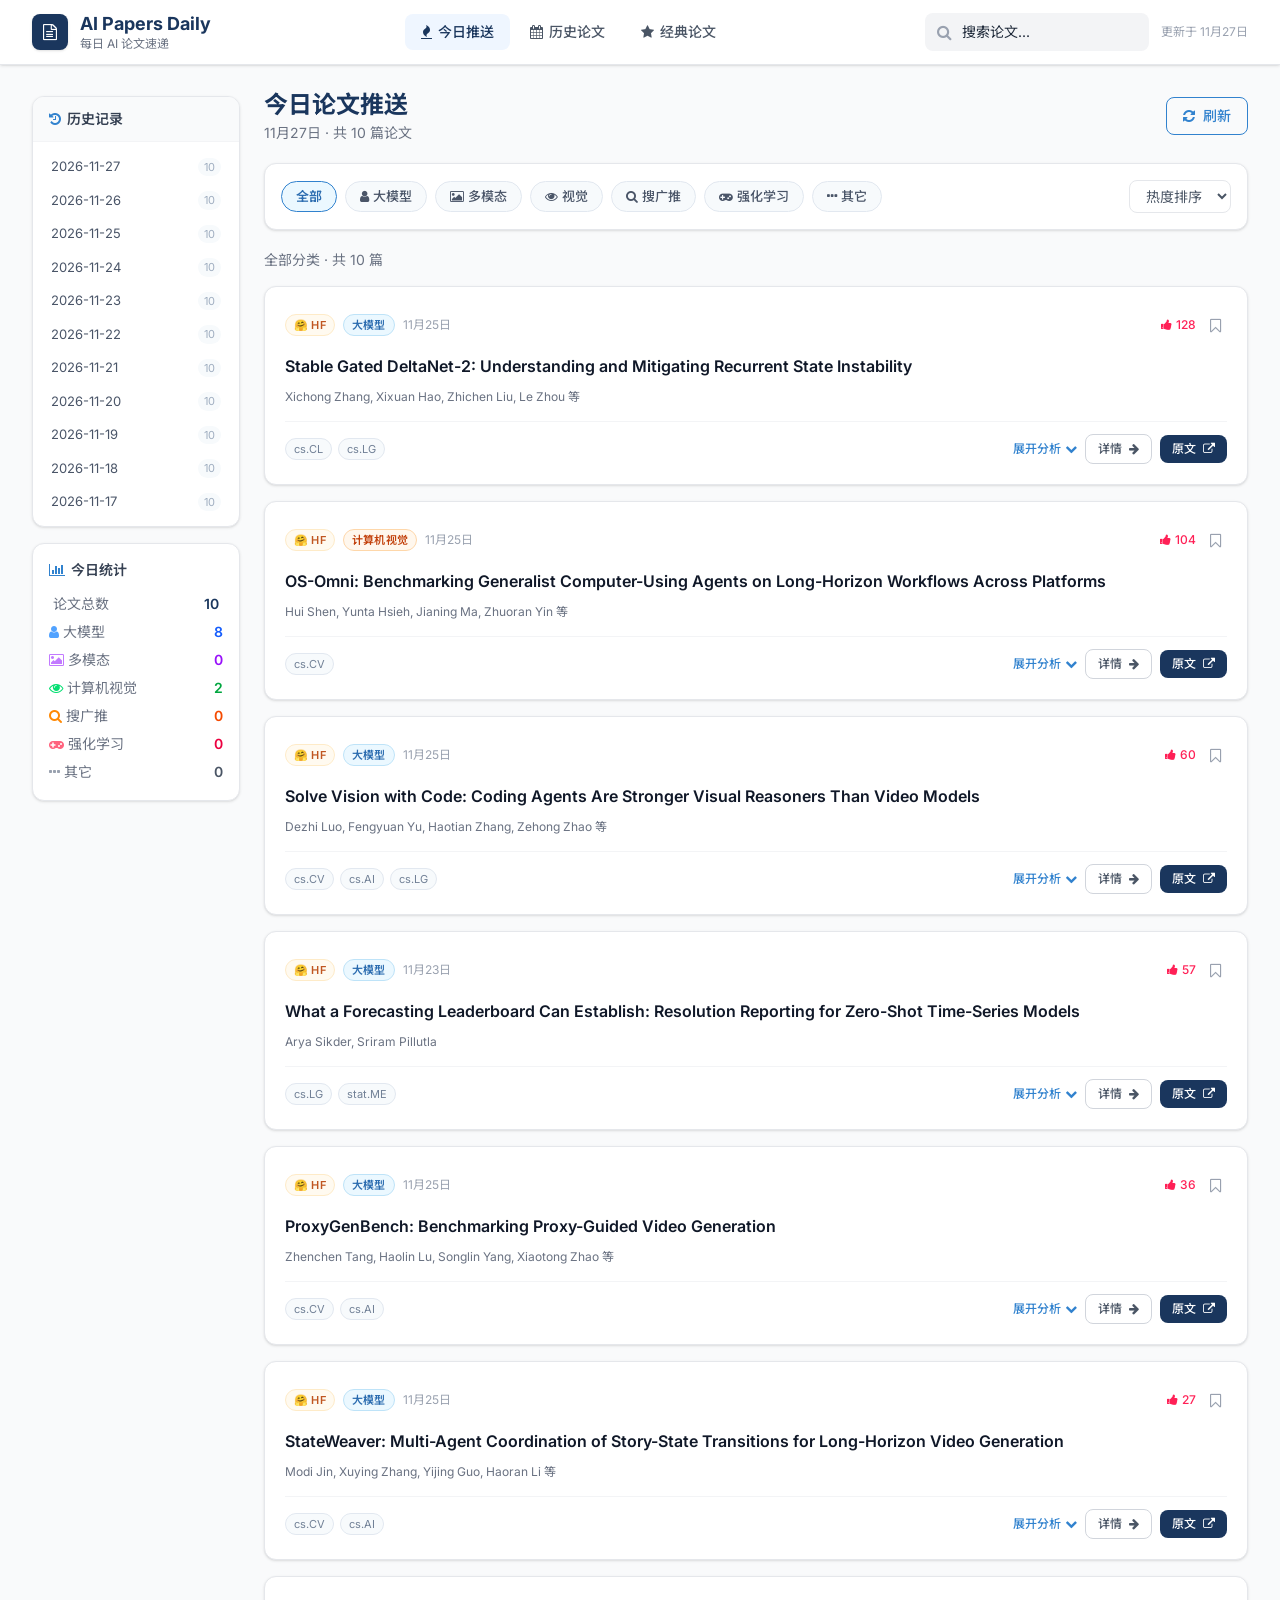
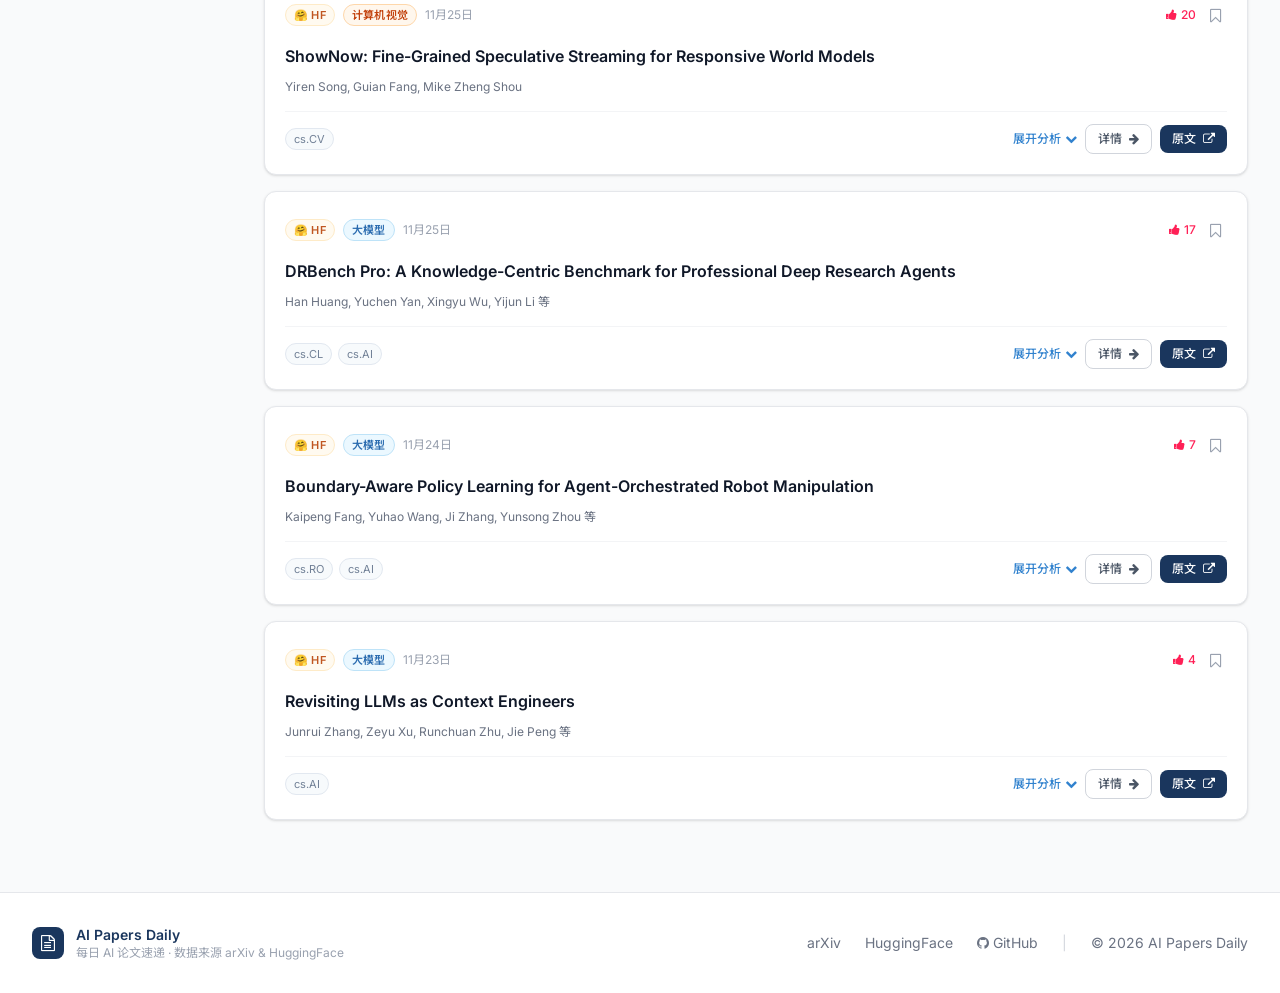
<file: frontend/index.html>
<!DOCTYPE html>
<html lang="zh-CN">
<head>
  <meta charset="UTF-8" />
  <meta name="viewport" content="width=device-width, initial-scale=1.0" />
  <title>AI Papers Daily · 每日AI论文速递</title>
  <meta name="description" content="每天推送最新AI领域热点论文，涵盖LLM大模型、多模态、搜广推等领域，附带AI生成的详细摘要和亮点分析。" />
  <script src="js/tailwind.min.js"></script>
  <link rel="stylesheet" href="https://cdnjs.cloudflare.com/ajax/libs/font-awesome/4.7.0/css/font-awesome.min.css" />
  <link rel="preconnect" href="https://fonts.googleapis.com">
  <link href="https://fonts.googleapis.com/css2?family=Inter:wght@400;500;600;700&family=Noto+Sans+SC:wght@400;500;700&display=swap" rel="stylesheet">
  <link rel="stylesheet" href="css/main.css" />
  <style type="text/tailwindcss">
    @theme {
      --color-primary: #1a365d;
      --color-primary-light: #2a4a7f;
      --color-primary-dark: #0f2040;
      --color-accent: #3182ce;
      --color-accent-light: #4299e1;
      --color-accent-dark: #2b6cb0;
      --font-family-sans: Inter, "Noto Sans SC", sans-serif;
    }
  </style>
</head>
<body class="bg-gray-50 font-sans text-gray-800">

  <!-- ===== 顶部导航栏 ===== -->
  <header class="sticky top-0 z-50 bg-white border-b border-gray-200 shadow-sm">
    <div class="max-w-7xl mx-auto px-4 sm:px-6 lg:px-8">
      <div class="flex items-center justify-between h-16">
        <!-- Logo -->
        <a href="index.html" class="flex items-center gap-3 group">
          <div class="w-9 h-9 bg-primary rounded-lg flex items-center justify-center shadow-sm group-hover:bg-primary-light transition-colors">
            <i class="fa fa-file-text-o text-white text-base"></i>
          </div>
          <div>
            <div class="text-lg font-bold text-primary leading-tight">AI Papers Daily</div>
            <div class="text-xs text-gray-500 leading-tight">每日 AI 论文速递</div>
          </div>
        </a>

        <!-- 导航菜单 -->
        <nav class="hidden md:flex items-center gap-1">
          <a href="index.html" class="px-4 py-2 rounded-lg text-sm font-medium text-primary bg-blue-50">
            <i class="fa fa-fire mr-1.5"></i>今日推送
          </a>
          <a href="history.html" class="px-4 py-2 rounded-lg text-sm font-medium text-gray-600 hover:text-primary hover:bg-gray-100 transition-colors">
            <i class="fa fa-calendar mr-1.5"></i>历史论文
          </a>
          <a href="classics.html" class="px-4 py-2 rounded-lg text-sm font-medium text-gray-600 hover:text-primary hover:bg-gray-100 transition-colors">
            <i class="fa fa-star mr-1.5"></i>经典论文
          </a>
        </nav>

        <!-- 右侧：搜索 + 移动端菜单 -->
        <div class="flex items-center gap-3">
          <div class="relative hidden sm:block">
            <input type="text" id="headerSearch" placeholder="搜索论文..."
              class="w-56 pl-9 pr-4 py-2 text-sm bg-gray-100 border border-transparent rounded-lg focus:outline-none focus:bg-white focus:border-accent transition-all" />
            <i class="fa fa-search absolute left-3 top-1/2 -translate-y-1/2 text-gray-400 text-sm"></i>
          </div>
          <span id="updateTime" class="hidden lg:block text-xs text-gray-400"></span>
          <button id="mobileMenuBtn" class="md:hidden p-2 rounded-lg text-gray-600 hover:bg-gray-100">
            <i class="fa fa-bars text-lg"></i>
          </button>
        </div>
      </div>
    </div>

    <!-- 移动端菜单 -->
    <div id="mobileMenu" class="hidden md:hidden border-t border-gray-100 bg-white px-4 py-3 space-y-1">
      <a href="index.html" class="flex items-center gap-2 px-3 py-2 rounded-lg text-sm font-medium text-primary bg-blue-50">
        <i class="fa fa-fire"></i>今日推送
      </a>
      <a href="history.html" class="flex items-center gap-2 px-3 py-2 rounded-lg text-sm font-medium text-gray-600 hover:bg-gray-100">
        <i class="fa fa-calendar"></i>历史论文
      </a>
      <a href="classics.html" class="flex items-center gap-2 px-3 py-2 rounded-lg text-sm font-medium text-gray-600 hover:bg-gray-100">
        <i class="fa fa-star"></i>经典论文
      </a>
      <div class="pt-2 relative">
        <input type="text" id="mobileSearch" placeholder="搜索论文..."
          class="w-full pl-9 pr-4 py-2 text-sm bg-gray-100 rounded-lg focus:outline-none" />
        <i class="fa fa-search absolute left-3 top-1/2 -translate-y-1/2 text-gray-400 text-sm" style="top:calc(50% + 4px)"></i>
      </div>
    </div>
  </header>

  <!-- ===== 主体 ===== -->
  <div class="max-w-7xl mx-auto px-4 sm:px-6 lg:px-8 py-6">
    <div class="flex gap-6">

      <!-- 左侧边栏：历史日期 -->
      <aside class="hidden lg:block w-52 flex-shrink-0">
        <div class="sticky top-24 space-y-4">
          <div class="bg-white rounded-xl border border-gray-200 shadow-sm overflow-hidden">
            <div class="px-4 py-3 border-b border-gray-100 bg-gray-50">
              <h3 class="text-sm font-semibold text-gray-700">
                <i class="fa fa-history mr-1.5 text-accent"></i>历史记录
              </h3>
            </div>
            <nav id="dateNav" class="p-2 max-h-96 overflow-y-auto">
              <div class="text-center py-4 text-gray-400 text-sm">加载中...</div>
            </nav>
          </div>

          <!-- 今日统计 -->
          <div class="bg-white rounded-xl border border-gray-200 shadow-sm p-4">
            <h3 class="text-sm font-semibold text-gray-700 mb-3">
              <i class="fa fa-bar-chart mr-1.5 text-accent"></i>今日统计
            </h3>
            <div class="space-y-1" id="sidebarStats">
              <div class="flex justify-between items-center text-sm px-1 py-0.5">
                <span class="text-gray-500">论文总数</span>
                <span id="statTotal" class="font-semibold text-primary">-</span>
              </div>
              <div class="flex justify-between items-center text-sm group cursor-pointer hover:bg-blue-50 rounded px-1 py-0.5 -mx-1 transition-colors" data-stat-cat="llm">
                <span class="text-gray-500 group-hover:text-accent"><i class="fa fa-user mr-1 text-blue-400"></i>大模型</span>
                <span id="statLLM" class="font-semibold text-blue-600">-</span>
              </div>
              <div class="flex justify-between items-center text-sm group cursor-pointer hover:bg-blue-50 rounded px-1 py-0.5 -mx-1 transition-colors" data-stat-cat="multimodal">
                <span class="text-gray-500 group-hover:text-accent"><i class="fa fa-image mr-1 text-purple-400"></i>多模态</span>
                <span id="statMultimodal" class="font-semibold text-purple-600">-</span>
              </div>
              <div class="flex justify-between items-center text-sm group cursor-pointer hover:bg-blue-50 rounded px-1 py-0.5 -mx-1 transition-colors" data-stat-cat="cv">
                <span class="text-gray-500 group-hover:text-accent"><i class="fa fa-eye mr-1 text-green-400"></i>计算机视觉</span>
                <span id="statCV" class="font-semibold text-green-600">-</span>
              </div>
              <div class="flex justify-between items-center text-sm group cursor-pointer hover:bg-blue-50 rounded px-1 py-0.5 -mx-1 transition-colors" data-stat-cat="recsys">
                <span class="text-gray-500 group-hover:text-accent"><i class="fa fa-search mr-1 text-orange-400"></i>搜广推</span>
                <span id="statRecsys" class="font-semibold text-orange-600">-</span>
              </div>
              <div class="flex justify-between items-center text-sm group cursor-pointer hover:bg-blue-50 rounded px-1 py-0.5 -mx-1 transition-colors" data-stat-cat="rl">
                <span class="text-gray-500 group-hover:text-accent"><i class="fa fa-gamepad mr-1 text-rose-400"></i>强化学习</span>
                <span id="statRL" class="font-semibold text-rose-600">-</span>
              </div>
              <div class="flex justify-between items-center text-sm group cursor-pointer hover:bg-blue-50 rounded px-1 py-0.5 -mx-1 transition-colors" data-stat-cat="other">
                <span class="text-gray-500 group-hover:text-accent"><i class="fa fa-ellipsis-h mr-1 text-gray-400"></i>其它</span>
                <span id="statOther" class="font-semibold text-gray-600">-</span>
              </div>
            </div>
          </div>        </div>
      </aside>

      <!-- 主内容区 -->
      <main class="flex-1 min-w-0">

        <!-- 页面标题 -->
        <div class="flex items-center justify-between mb-5">
          <div>
            <h1 class="text-2xl font-bold text-primary">今日论文推送</h1>
            <p class="text-sm text-gray-500 mt-0.5" id="pageSubtitle">加载中...</p>
          </div>
          <button id="btnRefresh" class="flex items-center gap-2 px-4 py-2 text-sm font-medium text-accent border border-accent rounded-lg hover:bg-blue-50 transition-colors">
            <i class="fa fa-refresh" id="refreshIcon"></i>刷新
          </button>
        </div>

        <!-- 筛选工具栏 -->
        <div class="bg-white rounded-xl border border-gray-200 shadow-sm p-4 mb-5">
          <div class="flex flex-wrap items-center gap-3">
            <div class="flex flex-wrap gap-2" id="categoryFilter">
            <button class="cat-tab active" data-category="all">全部</button>
                <button class="cat-tab" data-category="llm"><i class="fa fa-user mr-1"></i>大模型</button>
                <button class="cat-tab" data-category="multimodal"><i class="fa fa-image mr-1"></i>多模态</button>
                <button class="cat-tab" data-category="cv"><i class="fa fa-eye mr-1"></i>视觉</button>
                <button class="cat-tab" data-category="recsys"><i class="fa fa-search mr-1"></i>搜广推</button>
                <button class="cat-tab" data-category="rl"><i class="fa fa-gamepad mr-1"></i>强化学习</button>
                <button class="cat-tab" data-category="other"><i class="fa fa-ellipsis-h mr-1"></i>其它</button>
            </div>
            <div class="ml-auto flex items-center gap-2">
              <select id="sortSelect" class="text-sm border border-gray-200 rounded-lg px-3 py-1.5 text-gray-600 focus:outline-none focus:border-accent bg-white">
                <option value="hot_score">热度排序</option>
                <option value="upvotes">点赞排序</option>
                <option value="date">时间排序</option>
              </select>
            </div>
          </div>
        </div>

        <!-- 统计信息条 -->
        <div class="flex items-center justify-between mb-4 text-sm text-gray-500">
          <span id="statsText"></span>
        </div>

        <!-- 加载状态 -->
        <div id="loadingState" class="flex flex-col items-center justify-center py-20 text-gray-400">
          <div class="loading-spinner mb-4"></div>
          <p class="text-sm">正在加载论文数据...</p>
        </div>

        <!-- 论文列表 -->
        <div id="paperList" class="space-y-4"></div>

        <!-- 空状态 -->
        <div id="emptyState" class="hidden flex flex-col items-center justify-center py-20 text-gray-400">
          <i class="fa fa-search text-5xl mb-4 opacity-30"></i>
          <p class="text-base font-medium">暂无匹配论文</p>
          <p class="text-sm mt-1">尝试调整筛选条件</p>
        </div>

        <!-- 加载更多 -->
        <div id="loadMoreWrap" class="hidden text-center mt-6">
          <button id="btnLoadMore" class="px-8 py-3 text-sm font-medium text-accent border border-accent rounded-lg hover:bg-blue-50 transition-colors">
            <i class="fa fa-chevron-down mr-2"></i>加载更多论文
          </button>
        </div>

      </main>
    </div>
  </div>

  <!-- ===== 论文卡片模板 ===== -->
  <template id="paperTpl">
    <article class="paper-card bg-white rounded-xl border border-gray-200 shadow-sm hover:shadow-md transition-all overflow-hidden">
      <div class="p-5">
        <!-- 顶部元信息 -->
        <div class="flex items-center justify-between mb-3">
          <div class="flex items-center gap-2 flex-wrap">
            <span class="source-badge badge"></span>
            <span class="cat-badge badge"></span>
            <span class="paper-date text-xs text-gray-400"></span>
          </div>
          <div class="flex items-center gap-2">
<span class="upvotes-tag hidden items-center gap-1 text-xs text-rose-500 font-medium">
              <i class="fa fa-thumbs-up"></i><span class="upvotes-num"></span>
            </span>
            <button class="favorite-btn p-1.5 rounded-lg text-gray-400 hover:text-rose-500 hover:bg-rose-50 transition-colors" title="收藏">
              <i class="fa fa-bookmark-o text-sm"></i>
            </button>
          </div>
        </div>

        <!-- 标题 -->
        <div class="mb-3">
          <h2 class="paper-title-en text-base font-semibold text-gray-900 leading-snug hover:text-accent cursor-pointer transition-colors"></h2>
          <div class="paper-title-zh hidden text-sm font-medium text-primary mt-1"></div>
        </div>

        <!-- 作者 -->
        <div class="paper-authors text-xs text-gray-500 mb-3 truncate"></div>

        <!-- 一句话摘要 -->
        <div class="paper-summary-short hidden text-sm text-gray-600 leading-relaxed mb-3 bg-blue-50 border-l-2 border-accent px-3 py-2 rounded-r-lg"></div>

        <!-- 详细分析（折叠） -->
        <div class="paper-analysis hidden mt-4 space-y-4 border-t border-gray-100 pt-4">
          <section>
            <div class="flex items-center gap-2 mb-2">
              <span class="text-base">📄</span>
              <span class="text-sm font-semibold text-gray-700">论文摘要</span>
            </div>
            <div class="abstract-content text-sm text-gray-600 leading-relaxed bg-gray-50 rounded-lg p-3"></div>
          </section>
          <section class="highlights-block hidden">
            <div class="flex items-center gap-2 mb-2">
              <span class="text-base">✦</span>
              <span class="text-sm font-semibold text-gray-700">核心亮点</span>
            </div>
            <ul class="highlights-list space-y-1.5"></ul>
          </section>
          <section class="techarch-block hidden">
            <div class="flex items-center gap-2 mb-2">
              <span class="text-base">⚙</span>
              <span class="text-sm font-semibold text-gray-700">技术方法</span>
            </div>
            <p class="techarch-content text-sm text-gray-600 leading-relaxed bg-purple-50 rounded-lg p-3"></p>
          </section>
          <section class="limitations-block hidden">
            <div class="flex items-center gap-2 mb-2">
              <span class="text-base">⚠</span>
              <span class="text-sm font-semibold text-gray-700">局限性</span>
            </div>
            <p class="limitations-content text-sm text-gray-600 leading-relaxed bg-orange-50 rounded-lg p-3"></p>
          </section>
        </div>

        <!-- 底部操作栏 -->
        <div class="flex items-center justify-between mt-4 pt-3 border-t border-gray-100">
          <div class="paper-tags flex flex-wrap gap-1.5"></div>
          <div class="flex items-center gap-2">
            <button class="btn-expand text-xs text-accent font-medium flex items-center gap-1 hover:text-accent-dark transition-colors">
              展开分析 <i class="fa fa-chevron-down expand-icon text-xs transition-transform"></i>
            </button>
            <a class="btn-detail text-xs font-medium px-3 py-1.5 border border-gray-300 text-gray-600 rounded-lg hover:bg-gray-50 transition-colors" href="#" >
              详情 <i class="fa fa-arrow-right ml-1"></i>
            </a>
            <a class="btn-paper-link text-xs font-medium px-3 py-1.5 bg-primary text-white rounded-lg hover:bg-primary-light transition-colors" href="#" target="_blank" rel="noopener">
              原文 <i class="fa fa-external-link ml-1"></i>
            </a>
          </div>
        </div>
      </div>
    </article>
  </template>

  <!-- ===== 搜索浮层 ===== -->
  <div id="searchOverlay" class="hidden fixed inset-0 bg-black/50 z-40 flex items-start justify-center pt-20 px-4">
    <div class="bg-white rounded-2xl shadow-2xl w-full max-w-2xl max-h-[70vh] overflow-hidden flex flex-col">
      <div class="flex items-center gap-3 p-4 border-b border-gray-100">
        <i class="fa fa-search text-gray-400"></i>
        <input type="text" id="searchInput" placeholder="搜索论文标题、作者、关键词..."
          class="flex-1 text-sm focus:outline-none" autofocus />
        <button id="searchClose" class="p-1 rounded-lg text-gray-400 hover:text-gray-600 hover:bg-gray-100">
          <i class="fa fa-times text-lg"></i>
        </button>
      </div>
      <div id="searchResults" class="overflow-y-auto p-4 space-y-3">
        <div class="text-center text-gray-400 text-sm py-8">输入关键词开始搜索</div>
      </div>
    </div>
  </div>

  <!-- ===== 页脚 ===== -->
  <footer class="mt-12 border-t border-gray-200 bg-white">
    <div class="max-w-7xl mx-auto px-4 sm:px-6 lg:px-8 py-8">
      <div class="flex flex-col md:flex-row items-center justify-between gap-4">
        <div class="flex items-center gap-3">
          <div class="w-8 h-8 bg-primary rounded-lg flex items-center justify-center">
            <i class="fa fa-file-text-o text-white text-sm"></i>
          </div>
          <div>
            <div class="text-sm font-semibold text-primary">AI Papers Daily</div>
            <div class="text-xs text-gray-400">每日 AI 论文速递 · 数据来源 arXiv & HuggingFace</div>
          </div>
        </div>
        <div class="flex items-center gap-6 text-sm text-gray-500">
          <a href="https://arxiv.org" target="_blank" class="hover:text-primary transition-colors">arXiv</a>
          <a href="https://huggingface.co/papers" target="_blank" class="hover:text-primary transition-colors">HuggingFace</a>
          <a href="https://github.com" target="_blank" class="hover:text-primary transition-colors"><i class="fa fa-github mr-1"></i>GitHub</a>
          <span class="text-gray-300">|</span>
          <span>© 2026 AI Papers Daily</span>
        </div>
      </div>
    </div>
  </footer>

  <!-- 回到顶部 -->
  <button id="btnTop" class="hidden fixed bottom-6 right-6 w-10 h-10 bg-primary text-white rounded-full shadow-lg hover:bg-primary-light transition-all flex items-center justify-center z-30">
    <i class="fa fa-chevron-up text-sm"></i>
  </button>

  <script src="js/utils.js?v=20260307"></script>
  <script src="js/api.js?v=20260307"></script>
<script src="js/index.js?v=20260307c"></script>
</body>
</html>
</file>
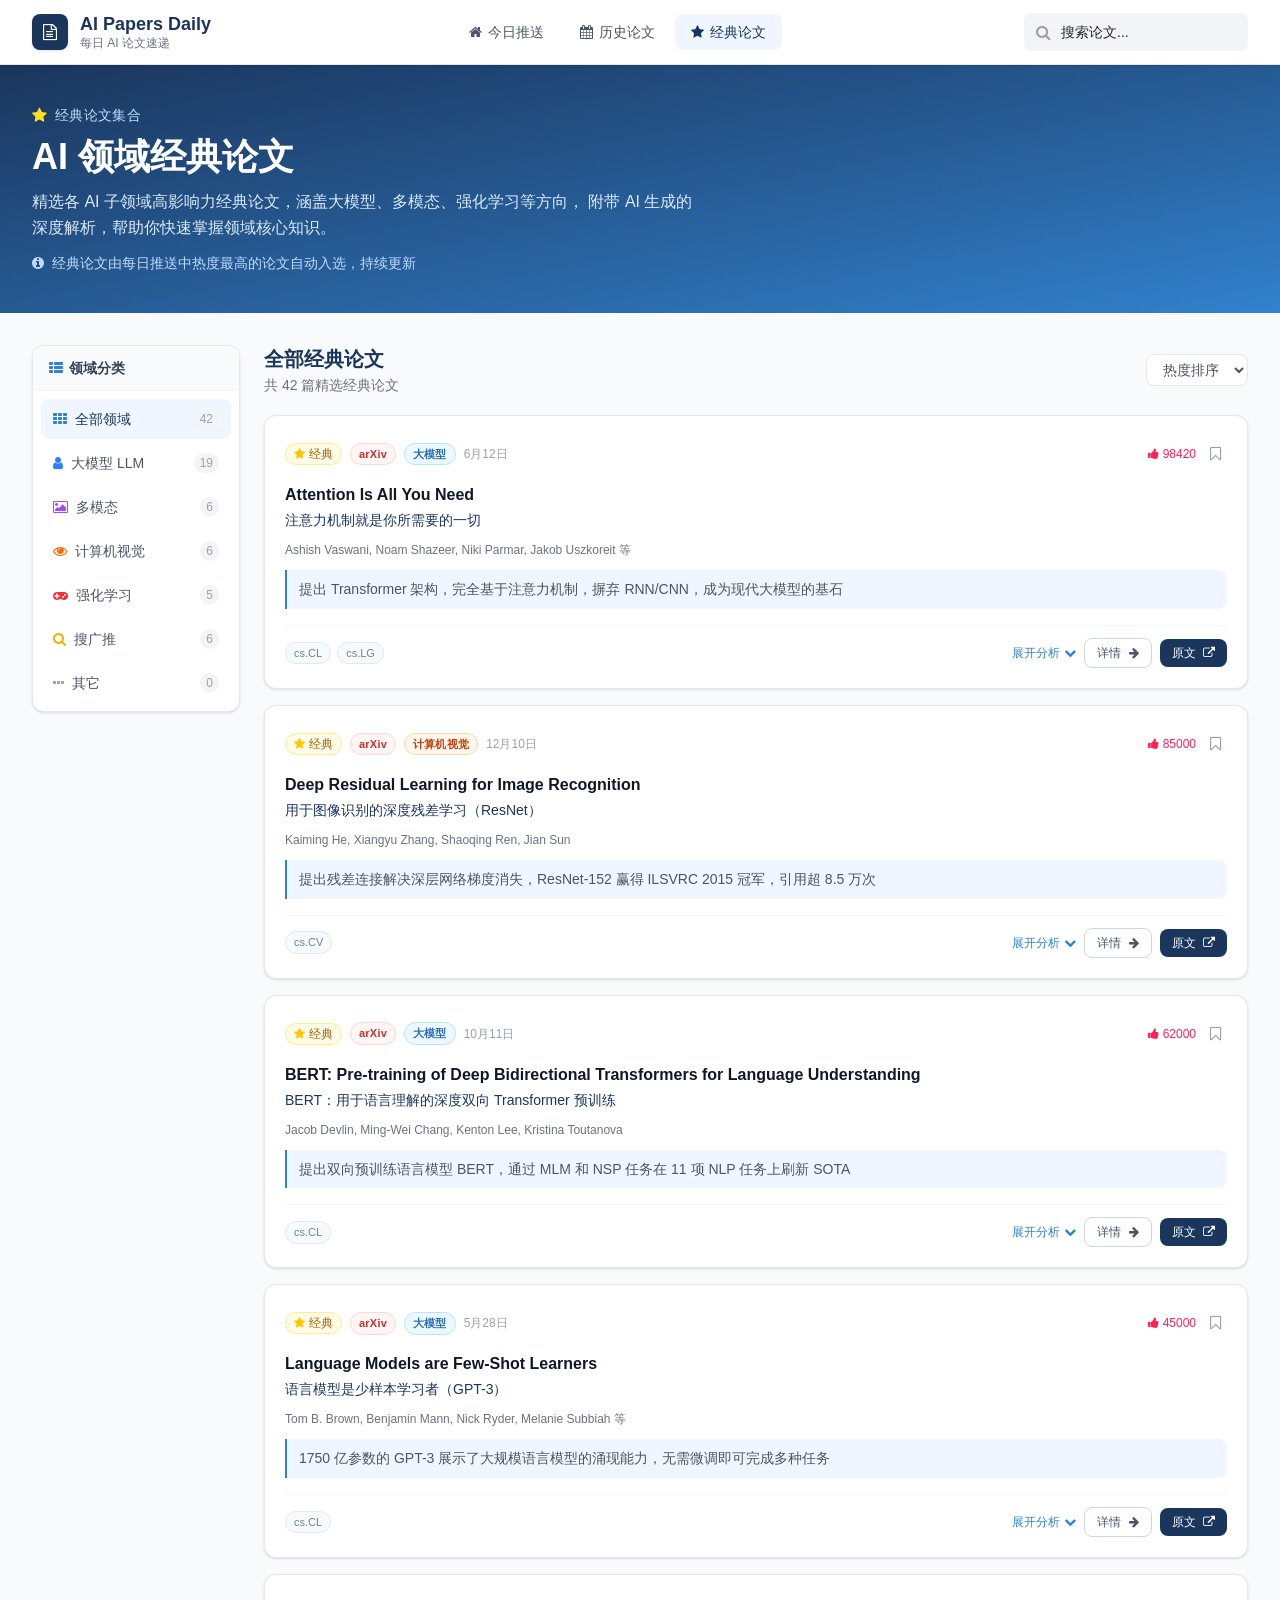
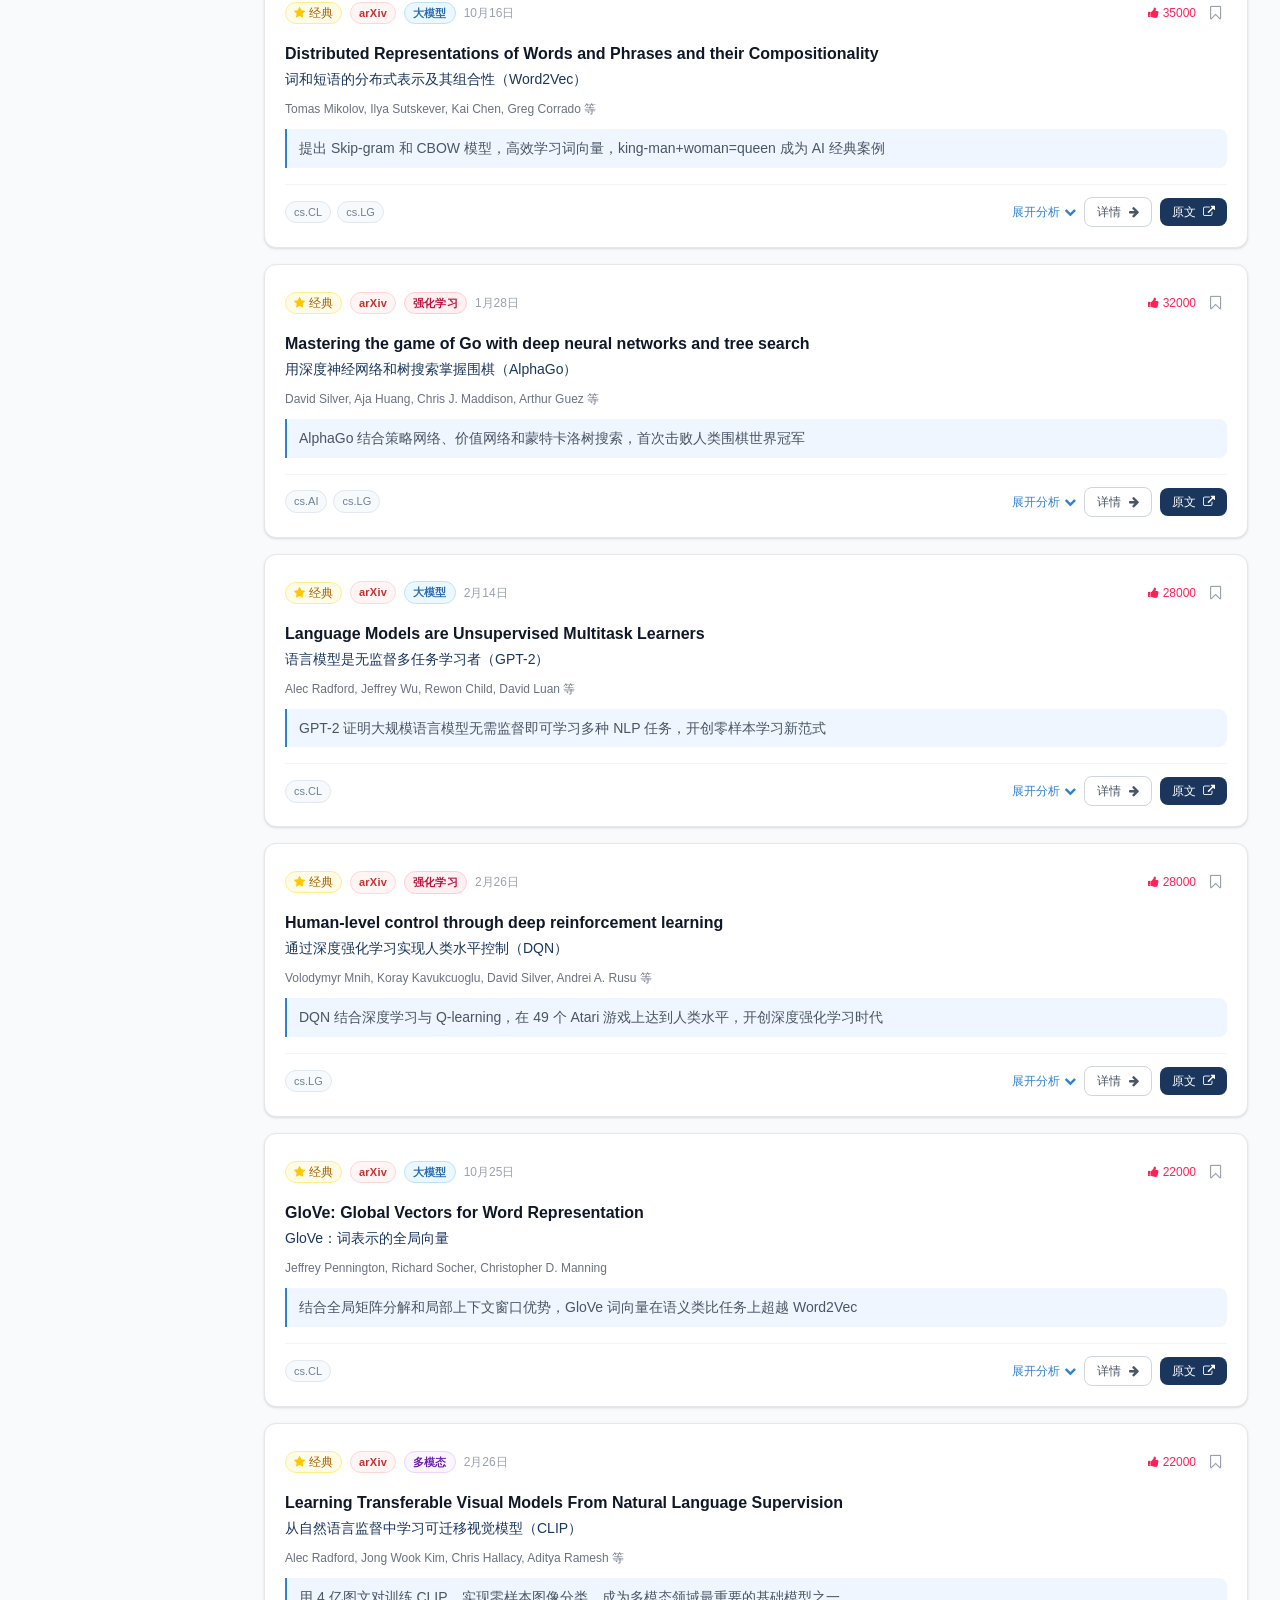
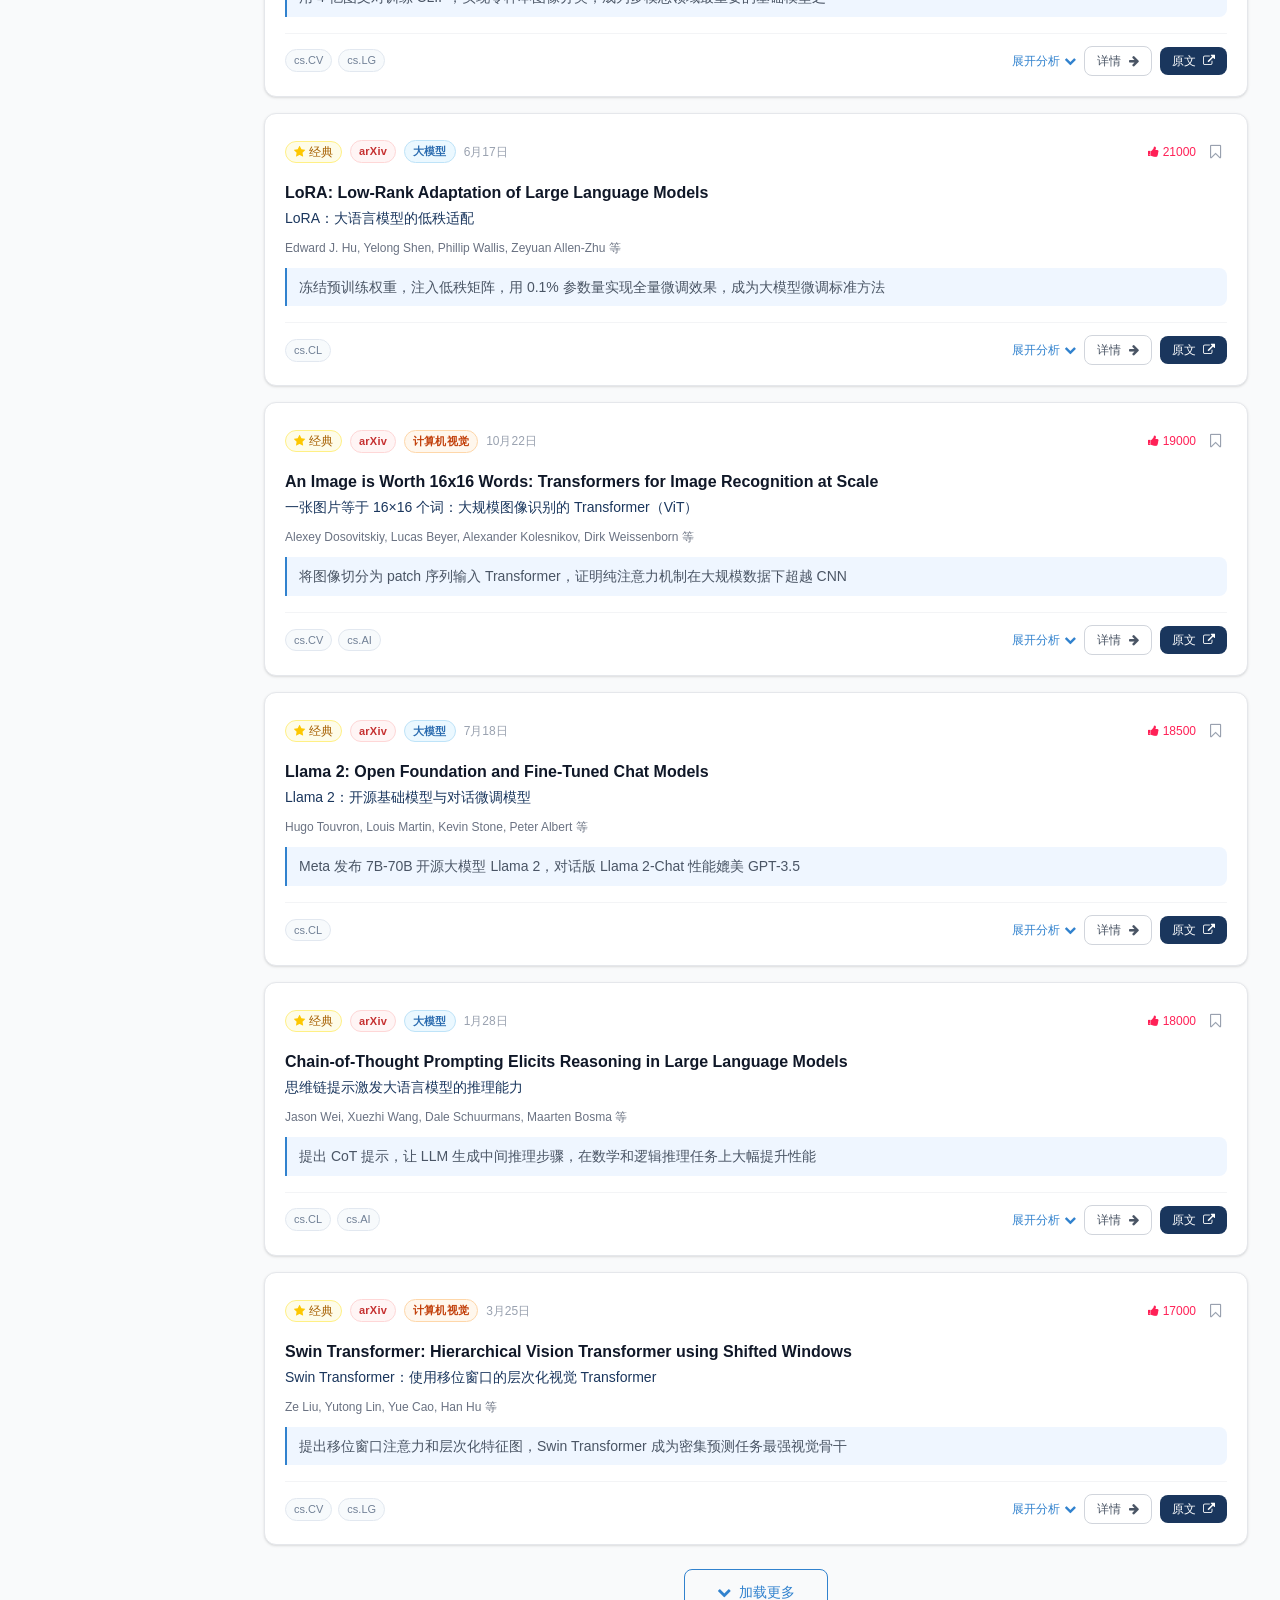
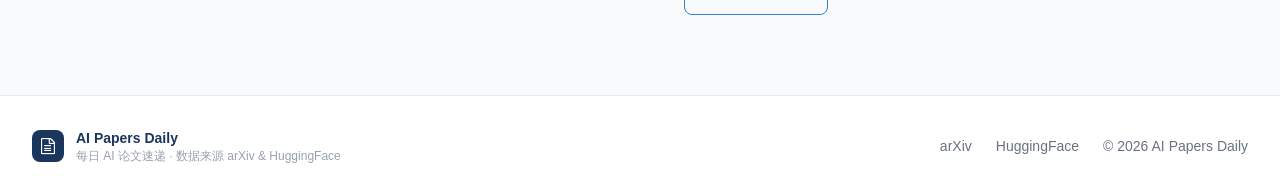
<file: frontend/classics.html>
<!DOCTYPE html>
<html lang="zh-CN">
<head>
  <meta charset="UTF-8" />
  <meta name="viewport" content="width=device-width, initial-scale=1.0" />
  <title>经典论文 · AI Papers Daily</title>
  <meta name="description" content="AI领域各方向经典高影响力论文精选，附带AI生成的深度解析。" />
  <script src="js/tailwind.min.js"></script>
  <link rel="stylesheet" href="https://cdnjs.cloudflare.com/ajax/libs/font-awesome/4.7.0/css/font-awesome.min.css" />
  <link rel="stylesheet" href="css/main.css" />
  <style type="text/tailwindcss">
    @theme {
      --color-primary: #1a365d;
      --color-primary-light: #2a4a7f;
      --color-primary-dark: #0f2040;
      --color-accent: #3182ce;
      --color-accent-light: #4299e1;
      --color-accent-dark: #2b6cb0;
      --font-sans: 'Inter', 'Noto Sans SC', sans-serif;
    }
  </style>
</head>
<body class="bg-gray-50 font-sans text-gray-800">

  <!-- 顶部导航栏 -->
  <header class="sticky top-0 z-50 bg-white border-b border-gray-200 shadow-sm">
    <div class="max-w-7xl mx-auto px-4 sm:px-6 lg:px-8">
      <div class="flex items-center justify-between h-16">
        <a href="index.html" class="flex items-center gap-3 group">
          <div class="w-9 h-9 bg-primary rounded-lg flex items-center justify-center shadow-sm group-hover:bg-primary-light transition-colors">
            <i class="fa fa-file-text-o text-white text-base"></i>
          </div>
          <div>
            <div class="text-lg font-bold text-primary leading-tight">AI Papers Daily</div>
            <div class="text-xs text-gray-500 leading-tight">每日 AI 论文速递</div>
          </div>
        </a>
        <nav class="hidden md:flex items-center gap-1">
          <a href="index.html" class="px-4 py-2 rounded-lg text-sm font-medium text-gray-600 hover:text-primary hover:bg-gray-100 transition-colors">
            <i class="fa fa-home mr-1.5"></i>今日推送
          </a>
          <a href="history.html" class="px-4 py-2 rounded-lg text-sm font-medium text-gray-600 hover:text-primary hover:bg-gray-100 transition-colors">
            <i class="fa fa-calendar mr-1.5"></i>历史论文
          </a>
          <a href="classics.html" class="px-4 py-2 rounded-lg text-sm font-medium text-primary bg-blue-50">
            <i class="fa fa-star mr-1.5"></i>经典论文
          </a>
        </nav>
        <div class="flex items-center gap-3">
          <div class="relative hidden sm:block">
            <input type="text" id="headerSearch" placeholder="搜索论文..."
              class="w-56 pl-9 pr-4 py-2 text-sm bg-gray-100 border border-transparent rounded-lg focus:outline-none focus:bg-white focus:border-accent transition-all" />
            <i class="fa fa-search absolute left-3 top-1/2 -translate-y-1/2 text-gray-400 text-sm"></i>
          </div>
          <button id="mobileMenuBtn" class="md:hidden p-2 rounded-lg text-gray-600 hover:bg-gray-100">
            <i class="fa fa-bars text-lg"></i>
          </button>
        </div>
      </div>
    </div>
    <!-- 移动端菜单 -->
    <div id="mobileMenu" class="hidden md:hidden border-t border-gray-100 bg-white px-4 py-3 space-y-1">
      <a href="index.html" class="flex items-center gap-2 px-3 py-2 rounded-lg text-sm font-medium text-gray-600 hover:bg-gray-100"><i class="fa fa-home"></i>今日推送</a>
      <a href="history.html" class="flex items-center gap-2 px-3 py-2 rounded-lg text-sm font-medium text-gray-600 hover:bg-gray-100"><i class="fa fa-calendar"></i>历史论文</a>
      <a href="classics.html" class="flex items-center gap-2 px-3 py-2 rounded-lg text-sm font-medium text-primary bg-blue-50"><i class="fa fa-star"></i>经典论文</a>
    </div>
  </header>

  <!-- Hero 区域 -->
  <div class="bg-gradient-to-br from-primary to-accent text-white">
    <div class="max-w-7xl mx-auto px-4 sm:px-6 lg:px-8 py-10">
      <div class="max-w-2xl">
        <div class="flex items-center gap-2 mb-3">
          <i class="fa fa-star text-yellow-300 text-lg"></i>
          <span class="text-sm font-medium text-blue-200 uppercase tracking-wide">经典论文集合</span>
        </div>
        <h1 class="text-3xl sm:text-4xl font-bold mb-3">AI 领域经典论文</h1>
        <p class="text-blue-100 text-base leading-relaxed">
          精选各 AI 子领域高影响力经典论文，涵盖大模型、多模态、强化学习等方向，
          附带 AI 生成的深度解析，帮助你快速掌握领域核心知识。
        </p>
        <p class="text-blue-200 text-sm mt-3">
          <i class="fa fa-info-circle mr-1"></i>
          经典论文由每日推送中热度最高的论文自动入选，持续更新
        </p>
      </div>
    </div>
  </div>

  <!-- 主体内容 -->
  <div class="max-w-7xl mx-auto px-4 sm:px-6 lg:px-8 py-8">
    <div class="flex gap-6">

      <!-- 左侧：领域分类导航 -->
      <aside class="hidden lg:block w-52 flex-shrink-0">
        <div class="sticky top-24">
          <div class="bg-white rounded-xl border border-gray-200 shadow-sm overflow-hidden">
            <div class="px-4 py-3 border-b border-gray-100 bg-gray-50">
              <h3 class="text-sm font-semibold text-gray-700">
                <i class="fa fa-th-list mr-1.5 text-accent"></i>领域分类
              </h3>
            </div>
            <nav class="p-2" id="domainNav">
              <button class="domain-btn w-full text-left px-3 py-2.5 rounded-lg text-sm font-medium text-primary bg-blue-50 flex items-center justify-between" data-domain="all">
                <span><i class="fa fa-th mr-2 text-accent"></i>全部领域</span>
                <span class="domain-count text-xs text-gray-400 bg-gray-100 px-1.5 py-0.5 rounded-full"></span>
              </button>
              <button class="domain-btn w-full text-left px-3 py-2.5 rounded-lg text-sm font-medium text-gray-600 hover:bg-gray-100 flex items-center justify-between mt-1" data-domain="llm">
                <span><i class="fa fa-user mr-2 text-blue-500"></i>大模型 LLM</span>
                <span class="domain-count text-xs text-gray-400 bg-gray-100 px-1.5 py-0.5 rounded-full"></span>
              </button>
              <button class="domain-btn w-full text-left px-3 py-2.5 rounded-lg text-sm font-medium text-gray-600 hover:bg-gray-100 flex items-center justify-between mt-1" data-domain="multimodal">
                <span><i class="fa fa-image mr-2 text-purple-500"></i>多模态</span>
                <span class="domain-count text-xs text-gray-400 bg-gray-100 px-1.5 py-0.5 rounded-full"></span>
              </button>
              <button class="domain-btn w-full text-left px-3 py-2.5 rounded-lg text-sm font-medium text-gray-600 hover:bg-gray-100 flex items-center justify-between mt-1" data-domain="cv">
                <span><i class="fa fa-eye mr-2 text-orange-500"></i>计算机视觉</span>
                <span class="domain-count text-xs text-gray-400 bg-gray-100 px-1.5 py-0.5 rounded-full"></span>
              </button>
              <button class="domain-btn w-full text-left px-3 py-2.5 rounded-lg text-sm font-medium text-gray-600 hover:bg-gray-100 flex items-center justify-between mt-1" data-domain="rl">
                <span><i class="fa fa-gamepad mr-2 text-red-500"></i>强化学习</span>
                <span class="domain-count text-xs text-gray-400 bg-gray-100 px-1.5 py-0.5 rounded-full"></span>
              </button>
              <button class="domain-btn w-full text-left px-3 py-2.5 rounded-lg text-sm font-medium text-gray-600 hover:bg-gray-100 flex items-center justify-between mt-1" data-domain="recsys">
                <span><i class="fa fa-search mr-2 text-yellow-500"></i>搜广推</span>
                <span class="domain-count text-xs text-gray-400 bg-gray-100 px-1.5 py-0.5 rounded-full"></span>
              </button>
              <button class="domain-btn w-full text-left px-3 py-2.5 rounded-lg text-sm font-medium text-gray-600 hover:bg-gray-100 flex items-center justify-between mt-1" data-domain="other">
                <span><i class="fa fa-ellipsis-h mr-2 text-gray-400"></i>其它</span>
                <span class="domain-count text-xs text-gray-400 bg-gray-100 px-1.5 py-0.5 rounded-full"></span>
              </button>
            </nav>
          </div>
        </div>
      </aside>

      <!-- 右侧：论文列表 -->
      <main class="flex-1 min-w-0">

        <!-- 标题和排序 -->
        <div class="flex items-center justify-between mb-5">
          <div>
            <h2 class="text-xl font-bold text-primary" id="classicsTitle">全部经典论文</h2>
            <p class="text-sm text-gray-500 mt-0.5" id="classicsSubtitle">加载中...</p>
          </div>
          <select id="sortSelect" class="text-sm border border-gray-200 rounded-lg px-3 py-1.5 text-gray-600 focus:outline-none focus:border-accent bg-white">
            <option value="hot_score">热度排序</option>
            <option value="upvotes">点赞排序</option>
            <option value="date">时间排序</option>
          </select>
        </div>

        <!-- 移动端领域筛选 -->
        <div class="lg:hidden mb-4 overflow-x-auto">
          <div class="flex gap-2 pb-1" id="mobileDomainFilter">
            <button class="cat-tab active flex-shrink-0" data-domain="all">全部</button>
            <button class="cat-tab flex-shrink-0" data-domain="llm">大模型</button>
            <button class="cat-tab flex-shrink-0" data-domain="multimodal">多模态</button>
            <button class="cat-tab flex-shrink-0" data-domain="cv">视觉</button>
            <button class="cat-tab flex-shrink-0" data-domain="rl">强化学习</button>
            <button class="cat-tab flex-shrink-0" data-domain="recsys">搜广推</button>
            <button class="cat-tab flex-shrink-0" data-domain="other">其它</button>
          </div>
        </div>

        <!-- 加载状态 -->
        <div id="loadingState" class="flex flex-col items-center justify-center py-20 text-gray-400">
          <div class="loading-spinner mb-4"></div>
          <p class="text-sm">正在加载经典论文...</p>
        </div>

        <!-- 空状态 -->
        <div id="emptyState" class="hidden flex flex-col items-center justify-center py-20 text-gray-400">
          <i class="fa fa-star-o text-5xl mb-4 opacity-30"></i>
          <p class="text-base font-medium">该领域暂无经典论文</p>
          <p class="text-sm mt-1">经典论文集合持续更新中</p>
        </div>

        <!-- 论文列表 -->
        <div id="paperList" class="space-y-4"></div>

        <!-- 加载更多 -->
        <div id="loadMoreWrap" class="hidden text-center mt-6">
          <button id="btnLoadMore" class="px-8 py-3 text-sm font-medium text-accent border border-accent rounded-lg hover:bg-blue-50 transition-colors">
            <i class="fa fa-chevron-down mr-2"></i>加载更多
          </button>
        </div>
      </main>
    </div>
  </div>

  <!-- 论文卡片模板（带经典标识） -->
  <template id="paperTpl">
    <article class="paper-card bg-white rounded-xl border border-gray-200 shadow-sm hover:shadow-md transition-all overflow-hidden">
      <div class="p-5">
        <div class="flex items-center justify-between mb-3">
          <div class="flex items-center gap-2 flex-wrap">
            <span class="inline-flex items-center gap-1 px-2 py-0.5 bg-yellow-50 border border-yellow-200 text-yellow-700 text-xs font-medium rounded-full">
              <i class="fa fa-star text-yellow-400 text-xs"></i>经典
            </span>
            <span class="source-badge badge"></span>
            <span class="cat-badge badge"></span>
            <span class="paper-date text-xs text-gray-400"></span>
          </div>
          <div class="flex items-center gap-2">
<span class="upvotes-tag hidden items-center gap-1 text-xs text-rose-500 font-medium">
              <i class="fa fa-thumbs-up"></i><span class="upvotes-num"></span>
            </span>
            <button class="favorite-btn p-1.5 rounded-lg text-gray-400 hover:text-rose-500 hover:bg-rose-50 transition-colors" title="收藏">
              <i class="fa fa-bookmark-o text-sm"></i>
            </button>
          </div>
        </div>
        <div class="mb-3">
          <h2 class="paper-title-en text-base font-semibold text-gray-900 leading-snug hover:text-accent cursor-pointer transition-colors"></h2>
          <div class="paper-title-zh hidden text-sm font-medium text-primary mt-1"></div>
        </div>
        <div class="paper-authors text-xs text-gray-500 mb-3 truncate"></div>
        <div class="paper-summary-short hidden text-sm text-gray-600 leading-relaxed mb-3 bg-blue-50 border-l-2 border-accent px-3 py-2 rounded-r-lg"></div>
        <div class="paper-analysis hidden mt-4 space-y-4 border-t border-gray-100 pt-4">
          <section>
            <div class="flex items-center gap-2 mb-2"><span class="text-base">📄</span><span class="text-sm font-semibold text-gray-700">论文摘要</span></div>
            <div class="abstract-content text-sm text-gray-600 leading-relaxed bg-gray-50 rounded-lg p-3"></div>
          </section>
          <section class="highlights-block hidden">
            <div class="flex items-center gap-2 mb-2"><span class="text-base">✦</span><span class="text-sm font-semibold text-gray-700">核心亮点</span></div>
            <ul class="highlights-list space-y-1.5"></ul>
          </section>
          <section class="techarch-block hidden">
            <div class="flex items-center gap-2 mb-2"><span class="text-base">⚙</span><span class="text-sm font-semibold text-gray-700">技术方法</span></div>
            <p class="techarch-content text-sm text-gray-600 leading-relaxed bg-purple-50 rounded-lg p-3"></p>
          </section>
          <section class="limitations-block hidden">
            <div class="flex items-center gap-2 mb-2"><span class="text-base">⚠</span><span class="text-sm font-semibold text-gray-700">局限性</span></div>
            <p class="limitations-content text-sm text-gray-600 leading-relaxed bg-orange-50 rounded-lg p-3"></p>
          </section>
        </div>
        <div class="flex items-center justify-between mt-4 pt-3 border-t border-gray-100">
          <div class="paper-tags flex flex-wrap gap-1.5"></div>
          <div class="flex items-center gap-2">
            <button class="btn-expand text-xs text-accent font-medium flex items-center gap-1 hover:text-accent-dark transition-colors">
              展开分析 <i class="fa fa-chevron-down expand-icon text-xs transition-transform"></i>
            </button>
            <a class="btn-detail text-xs font-medium px-3 py-1.5 border border-gray-300 text-gray-600 rounded-lg hover:bg-gray-50 transition-colors" href="#">
              详情 <i class="fa fa-arrow-right ml-1"></i>
            </a>
            <a class="btn-paper-link text-xs font-medium px-3 py-1.5 bg-primary text-white rounded-lg hover:bg-primary-light transition-colors" href="#" target="_blank" rel="noopener">
              原文 <i class="fa fa-external-link ml-1"></i>
            </a>
          </div>
        </div>
      </div>
    </article>
  </template>

  <!-- 页脚 -->
  <footer class="mt-12 border-t border-gray-200 bg-white">
    <div class="max-w-7xl mx-auto px-4 sm:px-6 lg:px-8 py-8">
      <div class="flex flex-col md:flex-row items-center justify-between gap-4">
        <div class="flex items-center gap-3">
          <div class="w-8 h-8 bg-primary rounded-lg flex items-center justify-center">
            <i class="fa fa-file-text-o text-white text-sm"></i>
          </div>
          <div>
            <div class="text-sm font-semibold text-primary">AI Papers Daily</div>
            <div class="text-xs text-gray-400">每日 AI 论文速递 · 数据来源 arXiv & HuggingFace</div>
          </div>
        </div>
        <div class="flex items-center gap-6 text-sm text-gray-500">
          <a href="https://arxiv.org" target="_blank" class="hover:text-primary">arXiv</a>
          <a href="https://huggingface.co/papers" target="_blank" class="hover:text-primary">HuggingFace</a>
          <span>© 2026 AI Papers Daily</span>
        </div>
      </div>
    </div>
  </footer>

  <button id="btnTop" class="hidden fixed bottom-6 right-6 w-10 h-10 bg-primary text-white rounded-full shadow-lg hover:bg-primary-light transition-all flex items-center justify-center z-30">
    <i class="fa fa-chevron-up text-sm"></i>
  </button>

<script src="js/utils.js?v=20260307b"></script>
  <script src="js/api.js"></script>
  <script src="js/classics.js"></script>
</body>
</html>
</file>
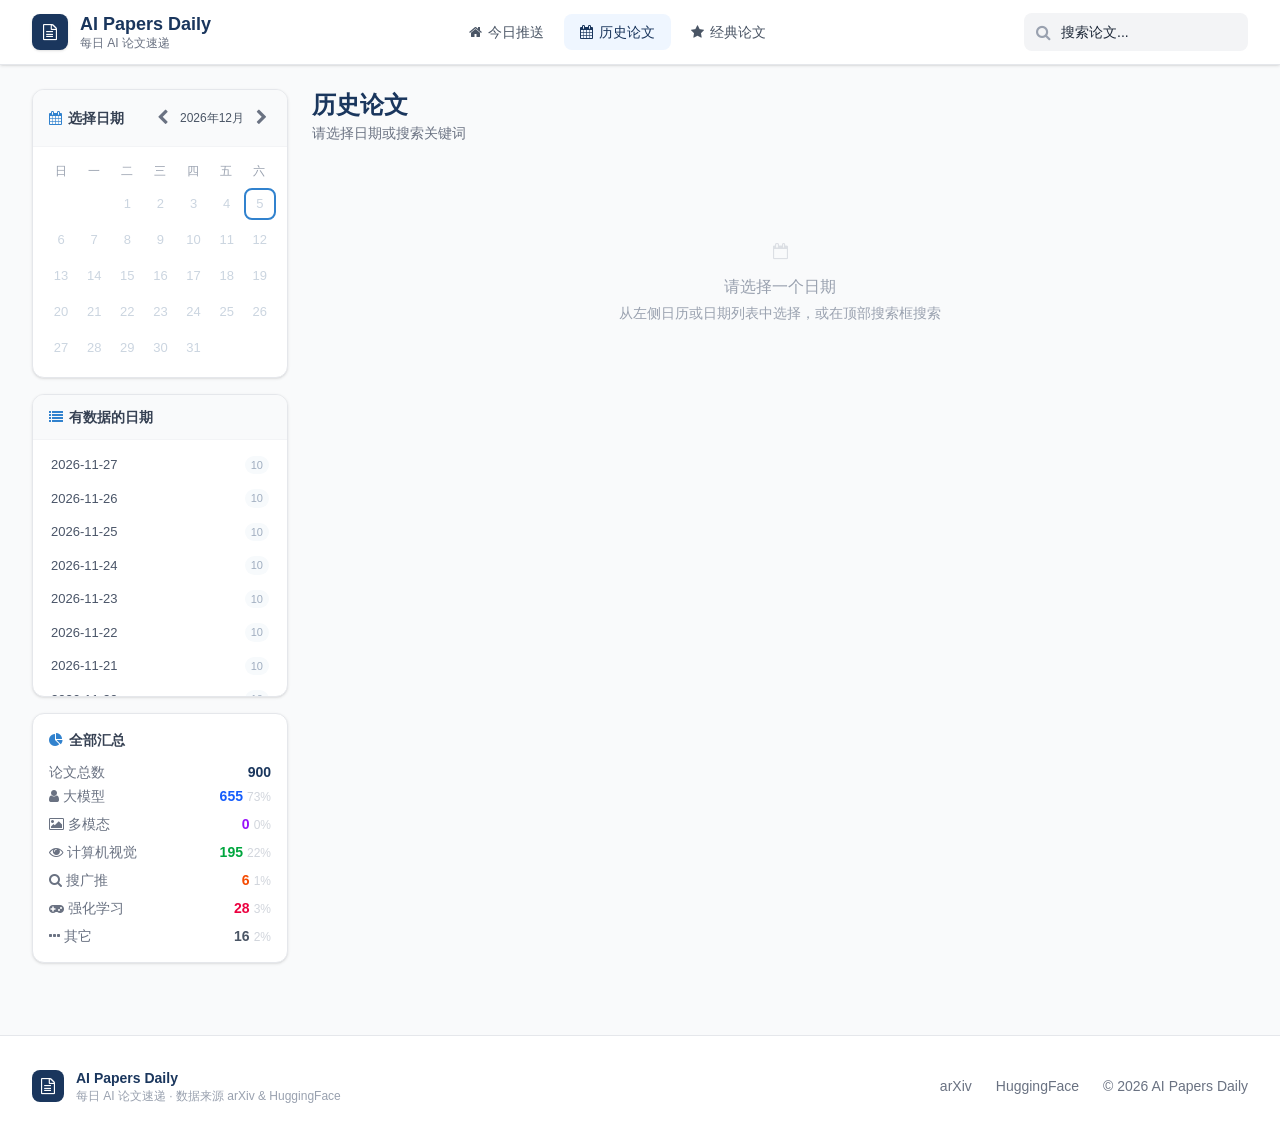
<file: frontend/history.html>
<!DOCTYPE html>
<html lang="zh-CN">
<head>
  <meta charset="UTF-8" />
  <meta name="viewport" content="width=device-width, initial-scale=1.0" />
  <title>历史论文 · AI Papers Daily</title>
  <meta name="description" content="按日期浏览历史AI论文推送，支持关键词搜索和领域筛选。" />
  <script src="js/tailwind.min.js"></script>
  <link rel="stylesheet" href="https://cdnjs.cloudflare.com/ajax/libs/font-awesome/4.7.0/css/font-awesome.min.css" />
  <link rel="stylesheet" href="css/main.css" />
  <style type="text/tailwindcss">
    @theme {
      --color-primary: #1a365d;
      --color-primary-light: #2a4a7f;
      --color-primary-dark: #0f2040;
      --color-accent: #3182ce;
      --color-accent-light: #4299e1;
      --color-accent-dark: #2b6cb0;
      --font-sans: 'Inter', 'Noto Sans SC', sans-serif;
    }
  </style>
</head>
<body class="bg-gray-50 font-sans text-gray-800">

  <!-- 顶部导航栏 -->
  <header class="sticky top-0 z-50 bg-white border-b border-gray-200 shadow-sm">
    <div class="max-w-7xl mx-auto px-4 sm:px-6 lg:px-8">
      <div class="flex items-center justify-between h-16">
        <a href="index.html" class="flex items-center gap-3 group">
          <div class="w-9 h-9 bg-primary rounded-lg flex items-center justify-center shadow-sm group-hover:bg-primary-light transition-colors">
            <i class="fa fa-file-text-o text-white text-base"></i>
          </div>
          <div>
            <div class="text-lg font-bold text-primary leading-tight">AI Papers Daily</div>
            <div class="text-xs text-gray-500 leading-tight">每日 AI 论文速递</div>
          </div>
        </a>
        <nav class="hidden md:flex items-center gap-1">
          <a href="index.html" class="px-4 py-2 rounded-lg text-sm font-medium text-gray-600 hover:text-primary hover:bg-gray-100 transition-colors">
            <i class="fa fa-home mr-1.5"></i>今日推送
          </a>
          <a href="history.html" class="px-4 py-2 rounded-lg text-sm font-medium text-primary bg-blue-50">
            <i class="fa fa-calendar mr-1.5"></i>历史论文
          </a>
          <a href="classics.html" class="px-4 py-2 rounded-lg text-sm font-medium text-gray-600 hover:text-primary hover:bg-gray-100 transition-colors">
            <i class="fa fa-star mr-1.5"></i>经典论文
          </a>
        </nav>
        <div class="flex items-center gap-3">
          <div class="relative hidden sm:block">
            <input type="text" id="headerSearch" placeholder="搜索论文..."
              class="w-56 pl-9 pr-4 py-2 text-sm bg-gray-100 border border-transparent rounded-lg focus:outline-none focus:bg-white focus:border-accent transition-all" />
            <i class="fa fa-search absolute left-3 top-1/2 -translate-y-1/2 text-gray-400 text-sm"></i>
          </div>
          <button id="mobileMenuBtn" class="md:hidden p-2 rounded-lg text-gray-600 hover:bg-gray-100">
            <i class="fa fa-bars text-lg"></i>
          </button>
        </div>
      </div>
    </div>
    <!-- 移动端菜单 -->
    <div id="mobileMenu" class="hidden md:hidden border-t border-gray-100 bg-white px-4 py-3 space-y-1">
      <a href="index.html" class="flex items-center gap-2 px-3 py-2 rounded-lg text-sm font-medium text-gray-600 hover:bg-gray-100"><i class="fa fa-home"></i>今日推送</a>
      <a href="history.html" class="flex items-center gap-2 px-3 py-2 rounded-lg text-sm font-medium text-primary bg-blue-50"><i class="fa fa-calendar"></i>历史论文</a>
      <a href="classics.html" class="flex items-center gap-2 px-3 py-2 rounded-lg text-sm font-medium text-gray-600 hover:bg-gray-100"><i class="fa fa-star"></i>经典论文</a>
    </div>
  </header>

  <!-- 主体内容 -->
  <div class="max-w-7xl mx-auto px-4 sm:px-6 lg:px-8 py-6">
    <div class="flex gap-6">

      <!-- 左侧：日历 + 日期列表 -->
      <aside class="hidden lg:block w-64 flex-shrink-0">
        <div class="sticky top-24 space-y-4">

          <!-- 日历组件 -->
          <div class="bg-white rounded-xl border border-gray-200 shadow-sm overflow-hidden">
            <div class="px-4 py-3 border-b border-gray-100 bg-gray-50 flex items-center justify-between">
              <h3 class="text-sm font-semibold text-gray-700">
                <i class="fa fa-calendar mr-1.5 text-accent"></i>选择日期
              </h3>
              <div class="flex items-center gap-1">
                <button id="calPrevMonth" class="p-1 rounded hover:bg-gray-200 text-gray-500 transition-colors">
                  <i class="fa fa-chevron-left text-xs"></i>
                </button>
                <span id="calMonthLabel" class="text-xs font-medium text-gray-600 px-1 min-w-16 text-center"></span>
                <button id="calNextMonth" class="p-1 rounded hover:bg-gray-200 text-gray-500 transition-colors">
                  <i class="fa fa-chevron-right text-xs"></i>
                </button>
              </div>
            </div>
            <div class="p-3">
              <div class="grid grid-cols-7 mb-1">
                <div class="text-center text-xs text-gray-400 py-1">日</div>
                <div class="text-center text-xs text-gray-400 py-1">一</div>
                <div class="text-center text-xs text-gray-400 py-1">二</div>
                <div class="text-center text-xs text-gray-400 py-1">三</div>
                <div class="text-center text-xs text-gray-400 py-1">四</div>
                <div class="text-center text-xs text-gray-400 py-1">五</div>
                <div class="text-center text-xs text-gray-400 py-1">六</div>
              </div>
              <div id="calGrid" class="grid grid-cols-7 gap-0.5"></div>
            </div>
          </div>

          <!-- 历史日期列表 -->
          <div class="bg-white rounded-xl border border-gray-200 shadow-sm overflow-hidden">
            <div class="px-4 py-3 border-b border-gray-100 bg-gray-50">
              <h3 class="text-sm font-semibold text-gray-700">
                <i class="fa fa-list mr-1.5 text-accent"></i>有数据的日期
              </h3>
            </div>
            <nav id="dateList" class="p-2 max-h-64 overflow-y-auto">
              <div class="text-center py-4 text-gray-400 text-sm">加载中...</div>
            </nav>
          </div>

          <!-- 当日类别统计 -->
          <div id="dailyStatsCard" class="hidden bg-white rounded-xl border border-gray-200 shadow-sm p-4">
            <h3 class="text-sm font-semibold text-gray-700 mb-3">
              <i class="fa fa-bar-chart mr-1.5 text-accent"></i>当日统计
              <span id="dailyStatsDate" class="text-xs font-normal text-gray-400 ml-1"></span>
            </h3>
            <div class="space-y-2" id="dailyStatsList"></div>
          </div>

          <!-- 全部汇总统计 -->
          <div id="totalStatsCard" class="bg-white rounded-xl border border-gray-200 shadow-sm p-4">
            <h3 class="text-sm font-semibold text-gray-700 mb-3">
              <i class="fa fa-pie-chart mr-1.5 text-accent"></i>全部汇总
            </h3>
            <div class="space-y-2" id="totalStatsList">
              <div class="text-center py-2 text-gray-400 text-xs">加载中...</div>
            </div>
          </div>
        </div>
      </aside>

      <!-- 右侧：论文列表 -->
      <main class="flex-1 min-w-0">

        <!-- 页面标题 -->
        <div class="flex items-center justify-between mb-5">
          <div>
            <h1 class="text-2xl font-bold text-primary" id="pageTitle">历史论文</h1>
            <p class="text-sm text-gray-500 mt-0.5" id="pageSubtitle">请选择日期或搜索关键词</p>
          </div>
          <!-- 移动端日期选择 -->
          <div class="lg:hidden">
            <input type="date" id="mobileDatePicker"
              class="text-sm border border-gray-200 rounded-lg px-3 py-2 focus:outline-none focus:border-accent" />
          </div>
        </div>

        <!-- 搜索模式提示条 -->
        <div id="searchBanner" class="hidden bg-blue-50 border border-blue-100 rounded-xl px-4 py-3 mb-5 flex items-center justify-between">
          <span class="text-sm text-blue-700">
            <i class="fa fa-search mr-1.5"></i>
            搜索 "<strong id="searchKeyword"></strong>" 的结果
          </span>
          <button id="clearSearch" class="text-xs text-blue-500 hover:text-blue-700 font-medium">
            <i class="fa fa-times mr-1"></i>清除搜索
          </button>
        </div>

        <!-- 筛选栏（仅日期模式显示） -->
        <div id="filterBar" class="hidden bg-white rounded-xl border border-gray-200 shadow-sm p-4 mb-5">
          <div class="flex flex-wrap items-center gap-3">
            <div class="flex flex-wrap gap-2" id="categoryFilter">
            <button class="cat-tab active" data-category="all">全部</button>
                <button class="cat-tab" data-category="llm">大模型</button>
                <button class="cat-tab" data-category="multimodal">多模态</button>
                <button class="cat-tab" data-category="cv">视觉</button>
                <button class="cat-tab" data-category="recsys">搜广推</button>
                <button class="cat-tab" data-category="rl">强化学习</button>
                <button class="cat-tab" data-category="other"><i class="fa fa-ellipsis-h mr-1"></i>其它</button>
            </div>
            <div class="ml-auto">
              <select id="sortSelect" class="text-sm border border-gray-200 rounded-lg px-3 py-1.5 text-gray-600 focus:outline-none focus:border-accent bg-white">
                <option value="hot_score">热度排序</option>
                <option value="upvotes">点赞排序</option>
                <option value="date">时间排序</option>
              </select>
            </div>
          </div>
        </div>

        <!-- 统计信息 -->
        <div class="text-sm text-gray-500 mb-4" id="statsBar"></div>

        <!-- 加载状态 -->
        <div id="loadingState" class="hidden flex flex-col items-center justify-center py-20 text-gray-400">
          <div class="loading-spinner mb-4"></div>
          <p class="text-sm">正在加载论文数据...</p>
        </div>

        <!-- 空状态（未选日期） -->
        <div id="emptyDateState" class="flex flex-col items-center justify-center py-20 text-gray-400">
          <i class="fa fa-calendar-o text-5xl mb-4 opacity-30"></i>
          <p class="text-base font-medium">请选择一个日期</p>
          <p class="text-sm mt-1">从左侧日历或日期列表中选择，或在顶部搜索框搜索</p>
        </div>

        <!-- 空结果状态 -->
        <div id="emptyState" class="hidden flex flex-col items-center justify-center py-20 text-gray-400">
          <i class="fa fa-search text-5xl mb-4 opacity-30"></i>
          <p class="text-base font-medium">暂无匹配论文</p>
          <p class="text-sm mt-1">尝试调整筛选条件或更换关键词</p>
        </div>

        <!-- 论文列表 -->
        <div id="paperList" class="space-y-4"></div>

        <!-- 加载更多 -->
        <div id="loadMoreWrap" class="hidden text-center mt-6">
          <button id="btnLoadMore" class="px-8 py-3 text-sm font-medium text-accent border border-accent rounded-lg hover:bg-blue-50 transition-colors">
            <i class="fa fa-chevron-down mr-2"></i>加载更多
          </button>
        </div>
      </main>
    </div>
  </div>

  <!-- 论文卡片模板 -->
  <template id="paperTpl">
    <article class="paper-card bg-white rounded-xl border border-gray-200 shadow-sm hover:shadow-md transition-all overflow-hidden">
      <div class="p-5">
        <div class="flex items-center justify-between mb-3">
          <div class="flex items-center gap-2 flex-wrap">
            <span class="source-badge badge"></span>
            <span class="cat-badge badge"></span>
            <span class="paper-date text-xs text-gray-400"></span>
          </div>
          <div class="flex items-center gap-2">
<span class="upvotes-tag hidden items-center gap-1 text-xs text-rose-500 font-medium">
              <i class="fa fa-thumbs-up"></i><span class="upvotes-num"></span>
            </span>
            <button class="favorite-btn p-1.5 rounded-lg text-gray-400 hover:text-rose-500 hover:bg-rose-50 transition-colors" title="收藏">
              <i class="fa fa-bookmark-o text-sm"></i>
            </button>
          </div>
        </div>
        <div class="mb-3">
          <h2 class="paper-title-en text-base font-semibold text-gray-900 leading-snug hover:text-accent cursor-pointer transition-colors"></h2>
          <div class="paper-title-zh hidden text-sm font-medium text-primary mt-1"></div>
        </div>
        <div class="paper-authors text-xs text-gray-500 mb-3 truncate"></div>
        <div class="paper-summary-short hidden text-sm text-gray-600 leading-relaxed mb-3 bg-blue-50 border-l-2 border-accent px-3 py-2 rounded-r-lg"></div>
        <div class="paper-analysis hidden mt-4 space-y-4 border-t border-gray-100 pt-4">
          <section>
            <div class="flex items-center gap-2 mb-2"><span class="text-base">📄</span><span class="text-sm font-semibold text-gray-700">论文摘要</span></div>
            <div class="abstract-content text-sm text-gray-600 leading-relaxed bg-gray-50 rounded-lg p-3"></div>
          </section>
          <section class="highlights-block hidden">
            <div class="flex items-center gap-2 mb-2"><span class="text-base">✦</span><span class="text-sm font-semibold text-gray-700">核心亮点</span></div>
            <ul class="highlights-list space-y-1.5"></ul>
          </section>
          <section class="techarch-block hidden">
            <div class="flex items-center gap-2 mb-2"><span class="text-base">⚙</span><span class="text-sm font-semibold text-gray-700">技术方法</span></div>
            <p class="techarch-content text-sm text-gray-600 leading-relaxed bg-purple-50 rounded-lg p-3"></p>
          </section>
          <section class="limitations-block hidden">
            <div class="flex items-center gap-2 mb-2"><span class="text-base">⚠</span><span class="text-sm font-semibold text-gray-700">局限性</span></div>
            <p class="limitations-content text-sm text-gray-600 leading-relaxed bg-orange-50 rounded-lg p-3"></p>
          </section>
        </div>
        <div class="flex items-center justify-between mt-4 pt-3 border-t border-gray-100">
          <div class="paper-tags flex flex-wrap gap-1.5"></div>
          <div class="flex items-center gap-2">
            <button class="btn-expand text-xs text-accent font-medium flex items-center gap-1 hover:text-accent-dark transition-colors">
              展开分析 <i class="fa fa-chevron-down expand-icon text-xs transition-transform"></i>
            </button>
            <a class="btn-detail text-xs font-medium px-3 py-1.5 border border-gray-300 text-gray-600 rounded-lg hover:bg-gray-50 transition-colors" href="#">
              详情 <i class="fa fa-arrow-right ml-1"></i>
            </a>
            <a class="btn-paper-link text-xs font-medium px-3 py-1.5 bg-primary text-white rounded-lg hover:bg-primary-light transition-colors" href="#" target="_blank" rel="noopener">
              原文 <i class="fa fa-external-link ml-1"></i>
            </a>
          </div>
        </div>
      </div>
    </article>
  </template>

  <!-- 页脚 -->
  <footer class="mt-12 border-t border-gray-200 bg-white">
    <div class="max-w-7xl mx-auto px-4 sm:px-6 lg:px-8 py-8">
      <div class="flex flex-col md:flex-row items-center justify-between gap-4">
        <div class="flex items-center gap-3">
          <div class="w-8 h-8 bg-primary rounded-lg flex items-center justify-center">
            <i class="fa fa-file-text-o text-white text-sm"></i>
          </div>
          <div>
            <div class="text-sm font-semibold text-primary">AI Papers Daily</div>
            <div class="text-xs text-gray-400">每日 AI 论文速递 · 数据来源 arXiv & HuggingFace</div>
          </div>
        </div>
        <div class="flex items-center gap-6 text-sm text-gray-500">
          <a href="https://arxiv.org" target="_blank" class="hover:text-primary">arXiv</a>
          <a href="https://huggingface.co/papers" target="_blank" class="hover:text-primary">HuggingFace</a>
          <span>© 2026 AI Papers Daily</span>
        </div>
      </div>
    </div>
  </footer>

  <button id="btnTop" class="hidden fixed bottom-6 right-6 w-10 h-10 bg-primary text-white rounded-full shadow-lg hover:bg-primary-light transition-all flex items-center justify-center z-30">
    <i class="fa fa-chevron-up text-sm"></i>
  </button>

<script src="js/utils.js?v=20260307b"></script>
  <script src="js/api.js?v=20260307b"></script>
<script src="js/history.js?v=20260307e"></script>
</body>
</html>
</file>
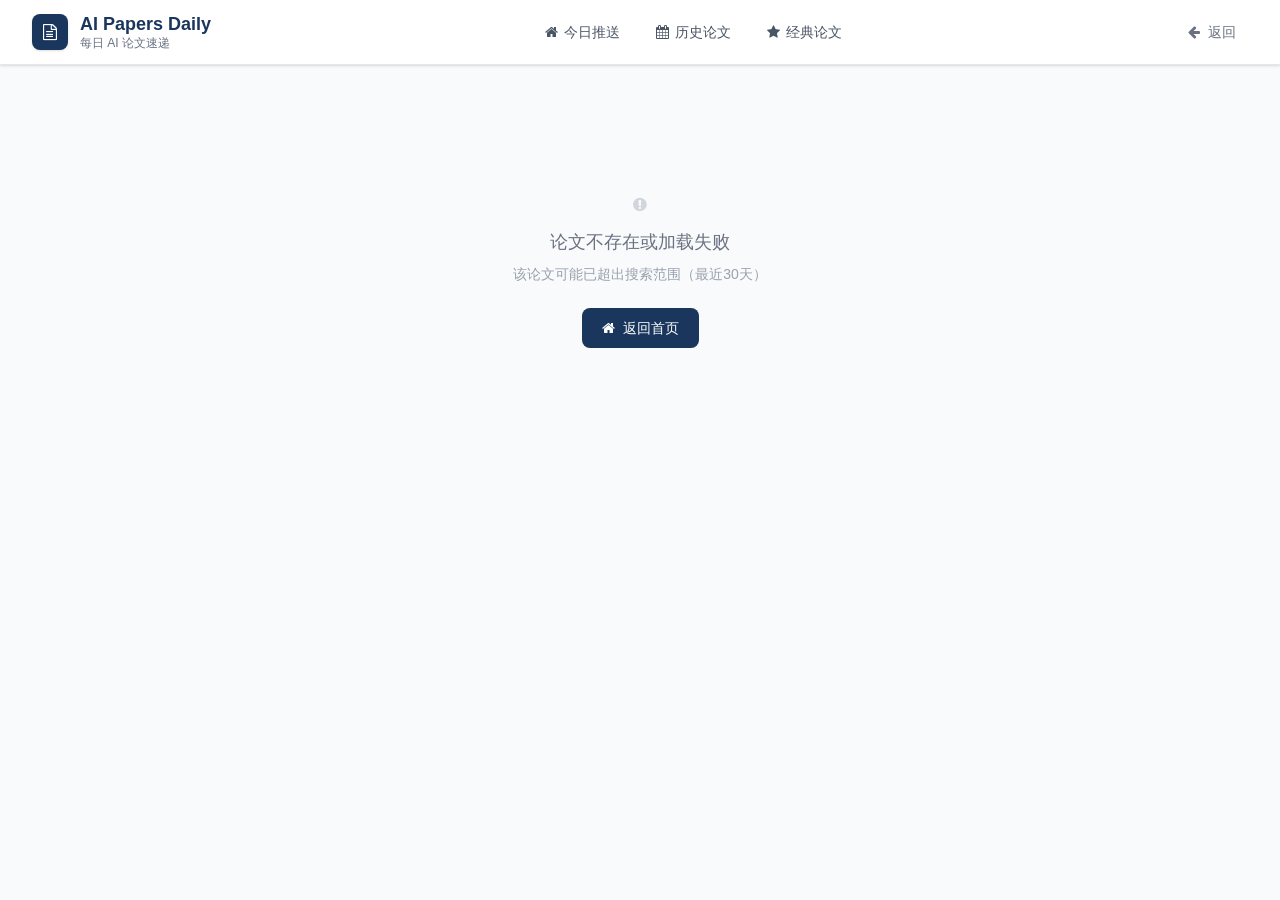
<file: frontend/paper-detail.html>
<!DOCTYPE html>
<html lang="zh-CN">
<head>
  <meta charset="UTF-8" />
  <meta name="viewport" content="width=device-width, initial-scale=1.0" />
  <title>论文详情 · AI Papers Daily</title>
  <meta name="description" content="AI论文详情，包含AI生成的结构化摘要、核心亮点、技术分析和应用前景。" />
  <script src="js/tailwind.min.js"></script>
  <link rel="stylesheet" href="https://cdnjs.cloudflare.com/ajax/libs/font-awesome/4.7.0/css/font-awesome.min.css" />
  <link rel="stylesheet" href="css/main.css" />
  <style type="text/tailwindcss">
    @theme {
      --color-primary: #1a365d;
      --color-primary-light: #2a4a7f;
      --color-primary-dark: #0f2040;
      --color-accent: #3182ce;
      --color-accent-light: #4299e1;
      --color-accent-dark: #2b6cb0;
      --font-sans: 'Inter', 'Noto Sans SC', sans-serif;
    }
  </style>
</head>
<body class="bg-gray-50 font-sans text-gray-800">

  <!-- 顶部导航栏 -->
  <header class="sticky top-0 z-50 bg-white border-b border-gray-200 shadow-sm">
    <div class="max-w-7xl mx-auto px-4 sm:px-6 lg:px-8">
      <div class="flex items-center justify-between h-16">
        <a href="index.html" class="flex items-center gap-3 group">
          <div class="w-9 h-9 bg-primary rounded-lg flex items-center justify-center shadow-sm group-hover:bg-primary-light transition-colors">
            <i class="fa fa-file-text-o text-white text-base"></i>
          </div>
          <div>
            <div class="text-lg font-bold text-primary leading-tight">AI Papers Daily</div>
            <div class="text-xs text-gray-500 leading-tight">每日 AI 论文速递</div>
          </div>
        </a>
        <nav class="hidden md:flex items-center gap-1">
          <a href="index.html" class="px-4 py-2 rounded-lg text-sm font-medium text-gray-600 hover:text-primary hover:bg-gray-100 transition-colors">
            <i class="fa fa-home mr-1.5"></i>今日推送
          </a>
          <a href="history.html" class="px-4 py-2 rounded-lg text-sm font-medium text-gray-600 hover:text-primary hover:bg-gray-100 transition-colors">
            <i class="fa fa-calendar mr-1.5"></i>历史论文
          </a>
          <a href="classics.html" class="px-4 py-2 rounded-lg text-sm font-medium text-gray-600 hover:text-primary hover:bg-gray-100 transition-colors">
            <i class="fa fa-star mr-1.5"></i>经典论文
          </a>
        </nav>
        <button onclick="history.back()" class="flex items-center gap-2 text-sm text-gray-500 hover:text-primary transition-colors px-3 py-2 rounded-lg hover:bg-gray-100">
          <i class="fa fa-arrow-left"></i><span class="hidden sm:inline">返回</span>
        </button>
      </div>
    </div>
  </header>

  <!-- 主体内容 -->
  <div class="max-w-4xl mx-auto px-4 sm:px-6 lg:px-8 py-8">

    <!-- 加载状态 -->
    <div id="loadingState" class="flex flex-col items-center justify-center py-24 text-gray-400">
      <div class="loading-spinner mb-4"></div>
      <p class="text-sm">正在加载论文详情...</p>
    </div>

    <!-- 错误状态 -->
    <div id="errorState" class="hidden text-center py-24">
      <i class="fa fa-exclamation-circle text-5xl text-gray-300 mb-4 block"></i>
      <p class="text-lg font-medium text-gray-500 mb-2">论文不存在或加载失败</p>
      <p class="text-sm text-gray-400 mb-6">该论文可能已超出搜索范围（最近30天）</p>
      <a href="index.html" class="inline-flex items-center gap-2 px-5 py-2.5 bg-primary text-white text-sm font-medium rounded-lg hover:bg-primary-light transition-colors">
        <i class="fa fa-home"></i>返回首页
      </a>
    </div>

    <!-- 论文详情 -->
    <article id="paperDetail" class="hidden">

      <!-- 面包屑 -->
      <nav class="flex items-center gap-2 text-sm text-gray-400 mb-6 flex-wrap">
        <a href="index.html" class="hover:text-primary transition-colors">首页</a>
        <i class="fa fa-chevron-right text-xs"></i>
        <span id="breadcrumbCategory" class="text-gray-500"></span>
        <i class="fa fa-chevron-right text-xs"></i>
        <span id="breadcrumbTitle" class="text-gray-700 truncate max-w-xs"></span>
      </nav>

      <!-- 论文头部信息卡片 -->
      <div class="bg-white rounded-2xl border border-gray-200 shadow-sm p-6 mb-6">
        <!-- 标签行 -->
        <div class="flex items-center gap-2 flex-wrap mb-4">
          <span id="detailSourceBadge" class="badge source-badge"></span>
          <span id="detailCatBadge" class="badge cat-badge"></span>
          <span id="detailDate" class="text-xs text-gray-400"></span>
          <span id="detailUpvotes" class="hidden items-center gap-1 text-xs text-rose-500 font-medium ml-auto">
            <i class="fa fa-thumbs-up"></i>
            <span id="detailUpvotesNum"></span> 点赞
          </span>
        </div>

        <!-- 英文标题 -->
        <h1 id="detailTitleEn" class="text-xl sm:text-2xl font-bold text-gray-900 leading-snug mb-2"></h1>

        <!-- 中文标题 -->
        <h2 id="detailTitleZh" class="hidden text-lg font-semibold text-primary mb-4"></h2>

        <!-- 作者 -->
        <div class="flex flex-wrap items-center gap-x-4 gap-y-1 text-sm text-gray-500 mb-5">
          <span id="detailAuthors" class="flex items-center gap-1.5">
            <i class="fa fa-users text-gray-400"></i>
          </span>
        </div>

        <!-- 链接按钮组 -->
        <div class="flex flex-wrap gap-3">
          <a id="linkPaper" href="#" target="_blank" rel="noopener"
            class="flex items-center gap-2 px-4 py-2 bg-primary text-white text-sm font-medium rounded-lg hover:bg-primary-light transition-colors">
            <i class="fa fa-file-text-o"></i>阅读原文
          </a>
          <a id="linkPDF" href="#" target="_blank" rel="noopener"
            class="hidden items-center gap-2 px-4 py-2 border border-gray-300 text-gray-700 text-sm font-medium rounded-lg hover:bg-gray-50 transition-colors">
            <i class="fa fa-download"></i>下载 PDF
          </a>
          <a id="linkCode" href="#" target="_blank" rel="noopener"
            class="hidden items-center gap-2 px-4 py-2 border border-gray-300 text-gray-700 text-sm font-medium rounded-lg hover:bg-gray-50 transition-colors">
            <i class="fa fa-github"></i>查看代码
          </a>
          <a id="linkHF" href="#" target="_blank" rel="noopener"
            class="hidden items-center gap-2 px-4 py-2 border border-orange-300 text-orange-700 text-sm font-medium rounded-lg hover:bg-orange-50 transition-colors">
            🤗 HuggingFace
          </a>
          <div class="ml-auto flex items-center gap-2">
            <button id="btnFavorite"
              class="flex items-center gap-2 px-4 py-2 border border-gray-300 text-gray-700 text-sm font-medium rounded-lg hover:bg-gray-50 transition-colors">
              <i class="fa fa-bookmark-o" id="favoriteIcon"></i>
              <span id="favoriteText">收藏</span>
            </button>
            <button id="btnShare"
              class="flex items-center gap-2 px-4 py-2 border border-gray-300 text-gray-700 text-sm font-medium rounded-lg hover:bg-gray-50 transition-colors">
              <i class="fa fa-share-alt"></i>分享
            </button>
          </div>
        </div>
      </div>

      <!-- AI 核心贡献 Banner -->
      <div id="coreSummaryBlock" class="hidden bg-gradient-to-r from-blue-50 to-indigo-50 rounded-2xl border border-blue-100 p-5 mb-6">
        <div class="flex items-start gap-3">
          <div class="w-8 h-8 bg-accent rounded-lg flex items-center justify-center flex-shrink-0 mt-0.5">
            <i class="fa fa-lightbulb-o text-white text-sm"></i>
          </div>
          <div>
            <div class="text-xs font-semibold text-accent uppercase tracking-wide mb-1.5">🤖 AI 核心贡献摘要</div>
            <p id="coreSummaryText" class="text-base font-medium text-gray-800 leading-relaxed"></p>
          </div>
        </div>
      </div>

      <!-- 详细分析卡片（Tab 切换） -->
      <div class="bg-white rounded-2xl border border-gray-200 shadow-sm overflow-hidden mb-6">
        <!-- Tab 导航 -->
        <div class="flex border-b border-gray-100 overflow-x-auto">
          <button class="detail-tab active flex-shrink-0 px-5 py-3.5 text-sm font-medium text-accent border-b-2 border-accent" data-tab="abstract">
            📄 摘要
          </button>
          <button class="detail-tab flex-shrink-0 px-5 py-3.5 text-sm font-medium text-gray-500 hover:text-gray-700 border-b-2 border-transparent transition-colors" data-tab="analysis">
            ✦ 亮点分析
          </button>
          <button class="detail-tab flex-shrink-0 px-5 py-3.5 text-sm font-medium text-gray-500 hover:text-gray-700 border-b-2 border-transparent transition-colors" data-tab="critique">
            ⚖ 优劣锐评
          </button>
          <button class="detail-tab flex-shrink-0 px-5 py-3.5 text-sm font-medium text-gray-500 hover:text-gray-700 border-b-2 border-transparent transition-colors" data-tab="application">
            🚀 应用前景
          </button>
        </div>

        <!-- Tab 内容 -->
        <div class="p-6">
          <!-- 摘要 Tab -->
          <div id="tab-abstract" class="tab-content">
            <p id="abstractContent" class="text-sm text-gray-700 leading-relaxed"></p>
          </div>

          <!-- 亮点分析 Tab -->
          <div id="tab-analysis" class="tab-content hidden space-y-5">
            <div id="painPointBlock" class="hidden">
              <h3 class="text-sm font-semibold text-gray-700 mb-2 flex items-center gap-2">
                <span class="w-5 h-5 bg-red-100 rounded flex items-center justify-center text-xs">🎯</span>核心痛点
              </h3>
              <p id="painPointText" class="text-sm text-gray-600 leading-relaxed bg-red-50 rounded-lg p-3"></p>
            </div>
            <div id="coreValueBlock" class="hidden">
              <h3 class="text-sm font-semibold text-gray-700 mb-2 flex items-center gap-2">
                <span class="w-5 h-5 bg-blue-100 rounded flex items-center justify-center text-xs">💡</span>核心价值
              </h3>
              <p id="coreValueText" class="text-sm text-gray-600 leading-relaxed bg-blue-50 rounded-lg p-3"></p>
            </div>
            <div id="techArchBlock" class="hidden">
              <h3 class="text-sm font-semibold text-gray-700 mb-2 flex items-center gap-2">
                <span class="w-5 h-5 bg-purple-100 rounded flex items-center justify-center text-xs">⚙</span>技术方法
              </h3>
              <p id="techArchText" class="text-sm text-gray-600 leading-relaxed bg-purple-50 rounded-lg p-3"></p>
            </div>
            <div id="quantResultBlock" class="hidden">
              <h3 class="text-sm font-semibold text-gray-700 mb-2 flex items-center gap-2">
                <span class="w-5 h-5 bg-green-100 rounded flex items-center justify-center text-xs">📊</span>量化结果
              </h3>
              <p id="quantResultText" class="text-sm text-gray-600 leading-relaxed bg-green-50 rounded-lg p-3"></p>
            </div>
            <div id="keyContribBlock" class="hidden">
              <h3 class="text-sm font-semibold text-gray-700 mb-3 flex items-center gap-2">
                <span class="w-5 h-5 bg-yellow-100 rounded flex items-center justify-center text-xs">✦</span>关键贡献
              </h3>
              <div id="keyContribList" class="space-y-2"></div>
            </div>
          </div>

          <!-- 优劣锐评 Tab -->
          <div id="tab-critique" class="tab-content hidden space-y-5">
            <div id="competitorsBlock" class="hidden">
              <h3 class="text-sm font-semibold text-gray-700 mb-2 flex items-center gap-2">
                <span class="w-5 h-5 bg-gray-100 rounded flex items-center justify-center text-xs">🏆</span>对比基线
              </h3>
              <p id="competitorsText" class="text-sm text-gray-600 leading-relaxed bg-gray-50 rounded-lg p-3"></p>
            </div>
            <div id="techHighlightsBlock" class="hidden">
              <h3 class="text-sm font-semibold text-gray-700 mb-3 flex items-center gap-2">
                <span class="w-5 h-5 bg-blue-100 rounded flex items-center justify-center text-xs">⚡</span>技术亮点
              </h3>
              <div id="techHighlightsList" class="flex flex-wrap gap-2"></div>
            </div>
            <div id="limitationsBlock" class="hidden">
              <h3 class="text-sm font-semibold text-gray-700 mb-2 flex items-center gap-2">
                <span class="w-5 h-5 bg-orange-100 rounded flex items-center justify-center text-xs">⚠</span>局限性
              </h3>
              <p id="limitationsText" class="text-sm text-gray-600 leading-relaxed bg-orange-50 rounded-lg p-3"></p>
            </div>
          </div>

          <!-- 应用前景 Tab -->
          <div id="tab-application" class="tab-content hidden">
            <div id="scenariosBlock" class="hidden">
              <h3 class="text-sm font-semibold text-gray-700 mb-3 flex items-center gap-2">
                <span class="w-5 h-5 bg-green-100 rounded flex items-center justify-center text-xs">🚀</span>应用场景
              </h3>
              <div id="scenariosList" class="grid grid-cols-1 sm:grid-cols-2 gap-3"></div>
            </div>
            <div id="noApplicationData" class="text-center py-8 text-gray-400 text-sm">
              暂无应用场景数据
            </div>
          </div>
        </div>
      </div>

      <!-- 相关操作 -->
      <div class="bg-white rounded-2xl border border-gray-200 shadow-sm p-5">
        <div class="flex flex-wrap items-center justify-between gap-4">
          <div>
            <p class="text-sm font-medium text-gray-700 mb-1">觉得这篇论文有价值？</p>
            <p class="text-xs text-gray-400">收藏后可在「我的收藏」中随时查看</p>
          </div>
          <div class="flex items-center gap-3">
            <button id="btnFavorite2"
              class="flex items-center gap-2 px-5 py-2.5 bg-primary text-white text-sm font-medium rounded-lg hover:bg-primary-light transition-colors">
              <i class="fa fa-bookmark-o" id="favoriteIcon2"></i>
              <span id="favoriteText2">收藏论文</span>
            </button>
            <button id="btnShare2"
              class="flex items-center gap-2 px-5 py-2.5 border border-gray-300 text-gray-700 text-sm font-medium rounded-lg hover:bg-gray-50 transition-colors">
              <i class="fa fa-share-alt"></i>分享
            </button>
          </div>
        </div>
      </div>

    </article>
  </div>

  <!-- 分享弹窗 -->
  <div id="shareModal" class="hidden fixed inset-0 bg-black/50 z-50 flex items-center justify-center px-4">
    <div class="bg-white rounded-2xl shadow-2xl w-full max-w-sm p-6">
      <div class="flex items-center justify-between mb-4">
        <h3 class="text-base font-semibold text-gray-800">分享论文</h3>
        <button id="shareClose" class="p-1 rounded-lg text-gray-400 hover:text-gray-600 hover:bg-gray-100">
          <i class="fa fa-times text-lg"></i>
        </button>
      </div>
      <div class="space-y-3">
        <button id="shareCopyLink" class="w-full flex items-center gap-3 px-4 py-3 border border-gray-200 rounded-xl hover:bg-gray-50 transition-colors text-sm text-gray-700">
          <i class="fa fa-link text-accent"></i>复制页面链接
        </button>
        <button id="shareCopyTitle" class="w-full flex items-center gap-3 px-4 py-3 border border-gray-200 rounded-xl hover:bg-gray-50 transition-colors text-sm text-gray-700">
          <i class="fa fa-clipboard text-green-500"></i>复制标题+链接
        </button>
        <a id="shareTwitter" href="#" target="_blank"
          class="w-full flex items-center gap-3 px-4 py-3 border border-gray-200 rounded-xl hover:bg-gray-50 transition-colors text-sm text-gray-700">
          <i class="fa fa-twitter text-blue-400"></i>分享到 Twitter/X
        </a>
      </div>
    </div>
  </div>

  <!-- 回到顶部 -->
  <button id="btnTop" class="hidden fixed bottom-6 right-6 w-10 h-10 bg-primary text-white rounded-full shadow-lg hover:bg-primary-light transition-all flex items-center justify-center z-30">
    <i class="fa fa-chevron-up text-sm"></i>
  </button>

<script src="js/utils.js?v=20260307b"></script>
<script src="js/api.js?v=20260307b"></script>
  <script src="js/paper-detail.js"></script>
</body>
</html>
</file>
<file: frontend/css/main.css>
/* ===== AI Papers Daily - 主样式文件 ===== */

/* ===== 全局基础 ===== */
* {
  box-sizing: border-box;
}

body {
  font-family: 'Inter', 'Noto Sans SC', -apple-system, BlinkMacSystemFont, sans-serif;
  -webkit-font-smoothing: antialiased;
}

/* ===== 加载动画 ===== */
.loading-spinner {
  width: 36px;
  height: 36px;
  border: 3px solid #e2e8f0;
  border-top-color: #3182ce;
  border-radius: 50%;
  animation: spin 0.8s linear infinite;
}

@keyframes spin {
  to { transform: rotate(360deg); }
}

/* ===== 分类标签按钮 ===== */
.cat-tab {
  display: inline-flex;
  align-items: center;
  padding: 5px 14px;
  border-radius: 9999px;
  font-size: 0.8125rem;
  font-weight: 500;
  color: #4a5568;
  background: #f7fafc;
  border: 1px solid #e2e8f0;
  cursor: pointer;
  transition: all 0.15s ease;
  white-space: nowrap;
}

.cat-tab:hover {
  background: #ebf8ff;
  border-color: #bee3f8;
  color: #2b6cb0;
}

.cat-tab.active {
  background: #ebf8ff;
  border-color: #3182ce;
  color: #2b6cb0;
  font-weight: 600;
}

/* ===== 来源徽章 ===== */
.badge {
  display: inline-flex;
  align-items: center;
  padding: 2px 8px;
  border-radius: 9999px;
  font-size: 0.6875rem;
  font-weight: 600;
  letter-spacing: 0.02em;
}

.source-badge.arxiv {
  background: #fff5f5;
  color: #c53030;
  border: 1px solid #fed7d7;
}

.source-badge.huggingface {
  background: #fffaf0;
  color: #c05621;
  border: 1px solid #feebc8;
}

.source-badge.github {
  background: #f0fff4;
  color: #276749;
  border: 1px solid #c6f6d5;
}

.source-badge.manual {
  background: #f0f4ff;
  color: #3730a3;
  border: 1px solid #c7d2fe;
}

/* ===== 分类徽章 ===== */
.cat-badge {
  background: #ebf8ff;
  color: #2b6cb0;
  border: 1px solid #bee3f8;
}

.cat-badge.llm { background: #ebf8ff; color: #2b6cb0; border-color: #bee3f8; }
.cat-badge.multimodal { background: #faf5ff; color: #6b21a8; border-color: #e9d5ff; }
.cat-badge.agent { background: #f0fff4; color: #276749; border-color: #c6f6d5; }
.cat-badge.cv { background: #fff7ed; color: #c2410c; border-color: #fed7aa; }
.cat-badge.nlp { background: #f0fdfa; color: #0f766e; border-color: #99f6e4; }
.cat-badge.recsys { background: #fefce8; color: #a16207; border-color: #fef08a; }
.cat-badge.rl { background: #fff1f2; color: #be123c; border-color: #fecdd3; }
.cat-badge.other { background: #f8fafc; color: #475569; border-color: #e2e8f0; }

/* ===== 论文卡片 ===== */
.paper-card {
  transition: box-shadow 0.2s ease, transform 0.1s ease;
}

.paper-card:hover {
  transform: translateY(-1px);
}

/* ===== 展开/折叠动画 ===== */
.paper-analysis {
  animation: fadeIn 0.25s ease;
}

@keyframes fadeIn {
  from { opacity: 0; transform: translateY(-6px); }
  to { opacity: 1; transform: translateY(0); }
}

/* ===== 亮点列表 ===== */
.highlights-list li {
  display: flex;
  align-items: flex-start;
  gap: 8px;
  font-size: 0.8125rem;
  color: #4a5568;
  line-height: 1.5;
}

.highlights-list li::before {
  content: '✦';
  color: #3182ce;
  font-size: 0.625rem;
  margin-top: 4px;
  flex-shrink: 0;
}

/* ===== 优劣势列表 ===== */
.pros-list li,
.cons-list li {
  font-size: 0.8125rem;
  color: #4a5568;
  line-height: 1.5;
  display: flex;
  align-items: flex-start;
  gap: 6px;
}

.pros-list li::before {
  content: '+';
  color: #38a169;
  font-weight: 700;
  flex-shrink: 0;
}

.cons-list li::before {
  content: '−';
  color: #dd6b20;
  font-weight: 700;
  flex-shrink: 0;
}

/* ===== 日期导航 ===== */
.date-nav-item {
  display: flex;
  align-items: center;
  justify-content: space-between;
  padding: 7px 10px;
  border-radius: 8px;
  font-size: 0.8125rem;
  color: #4a5568;
  cursor: pointer;
  transition: all 0.15s ease;
  text-decoration: none;
}

.date-nav-item:hover {
  background: #ebf8ff;
  color: #2b6cb0;
}

.date-nav-item.active {
  background: #ebf8ff;
  color: #2b6cb0;
  font-weight: 600;
}

.date-nav-item .date-count {
  font-size: 0.6875rem;
  color: #a0aec0;
  background: #f7fafc;
  padding: 1px 6px;
  border-radius: 9999px;
}

/* ===== 日历组件 ===== */
.cal-day {
  display: flex;
  align-items: center;
  justify-content: center;
  width: 32px;
  height: 32px;
  border-radius: 8px;
  font-size: 0.8125rem;
  cursor: pointer;
  transition: all 0.15s ease;
  margin: 1px auto;
}

.cal-day:hover:not(.cal-empty):not(.cal-no-data) {
  background: #ebf8ff;
  color: #2b6cb0;
}

.cal-day.cal-has-data {
  color: #2b6cb0;
  font-weight: 600;
  background: #ebf8ff;
}

.cal-day.cal-has-data:hover {
  background: #bee3f8;
}

.cal-day.cal-selected {
  background: #3182ce !important;
  color: white !important;
}

.cal-day.cal-today {
  border: 2px solid #3182ce;
}

.cal-day.cal-empty,
.cal-day.cal-no-data {
  color: #cbd5e0;
  cursor: default;
}

/* ===== 详情页 Tab ===== */
.detail-tab {
  transition: all 0.15s ease;
}

.detail-tab.active {
  color: #3182ce;
  border-bottom-color: #3182ce;
}

/* ===== 评分星星 ===== */
.rating-star {
  cursor: pointer;
  transition: color 0.1s ease, transform 0.1s ease;
  line-height: 1;
}

.rating-star:hover,
.rating-star.active {
  color: #f6ad55 !important;
  transform: scale(1.1);
}

/* ===== 搜索结果项 ===== */
.search-result-item {
  padding: 12px;
  border-radius: 10px;
  cursor: pointer;
  transition: background 0.15s ease;
  border: 1px solid transparent;
}

.search-result-item:hover {
  background: #f7fafc;
  border-color: #e2e8f0;
}

/* ===== 回到顶部按钮 ===== */
#btnTop {
  opacity: 0;
  transform: translateY(10px);
  transition: all 0.3s ease;
}

#btnTop.visible {
  opacity: 1;
  transform: translateY(0);
}

/* ===== 响应式调整 ===== */
@media (max-width: 640px) {
  .paper-card .p-5 {
    padding: 1rem;
  }
}

/* ===== 滚动条美化 ===== */
::-webkit-scrollbar {
  width: 6px;
  height: 6px;
}

::-webkit-scrollbar-track {
  background: transparent;
}

::-webkit-scrollbar-thumb {
  background: #cbd5e0;
  border-radius: 3px;
}

::-webkit-scrollbar-thumb:hover {
  background: #a0aec0;
}

/* ===== 文字截断 ===== */
.line-clamp-2 {
  display: -webkit-box;
  -webkit-line-clamp: 2;
  -webkit-box-orient: vertical;
  overflow: hidden;
}

.line-clamp-3 {
  display: -webkit-box;
  -webkit-line-clamp: 3;
  -webkit-box-orient: vertical;
  overflow: hidden;
}

/* ===== 标签 ===== */
.paper-tag {
  display: inline-flex;
  align-items: center;
  padding: 2px 8px;
  background: #f7fafc;
  border: 1px solid #e2e8f0;
  border-radius: 9999px;
  font-size: 0.6875rem;
  color: #718096;
}

/* ===== 应用场景卡片 ===== */
.scenario-card {
  padding: 12px;
  background: #f0fff4;
  border: 1px solid #c6f6d5;
  border-radius: 10px;
  font-size: 0.8125rem;
  color: #276749;
  display: flex;
  align-items: center;
  gap: 8px;
}

.scenario-card::before {
  content: '🚀';
  font-size: 1rem;
  flex-shrink: 0;
}

/* ===== 技术亮点标签 ===== */
.tech-highlight-tag {
  display: inline-flex;
  align-items: center;
  padding: 4px 12px;
  background: #ebf8ff;
  border: 1px solid #bee3f8;
  border-radius: 9999px;
  font-size: 0.8125rem;
  color: #2b6cb0;
  font-weight: 500;
}

/* ===== 贡献点列表 ===== */
.contrib-item {
  display: flex;
  align-items: flex-start;
  gap: 10px;
  padding: 10px 12px;
  background: #f7fafc;
  border-radius: 8px;
  font-size: 0.8125rem;
  color: #4a5568;
  line-height: 1.5;
}

.contrib-item-num {
  width: 20px;
  height: 20px;
  background: #3182ce;
  color: white;
  border-radius: 50%;
  display: flex;
  align-items: center;
  justify-content: center;
  font-size: 0.6875rem;
  font-weight: 700;
  flex-shrink: 0;
  margin-top: 1px;
}
</file>
